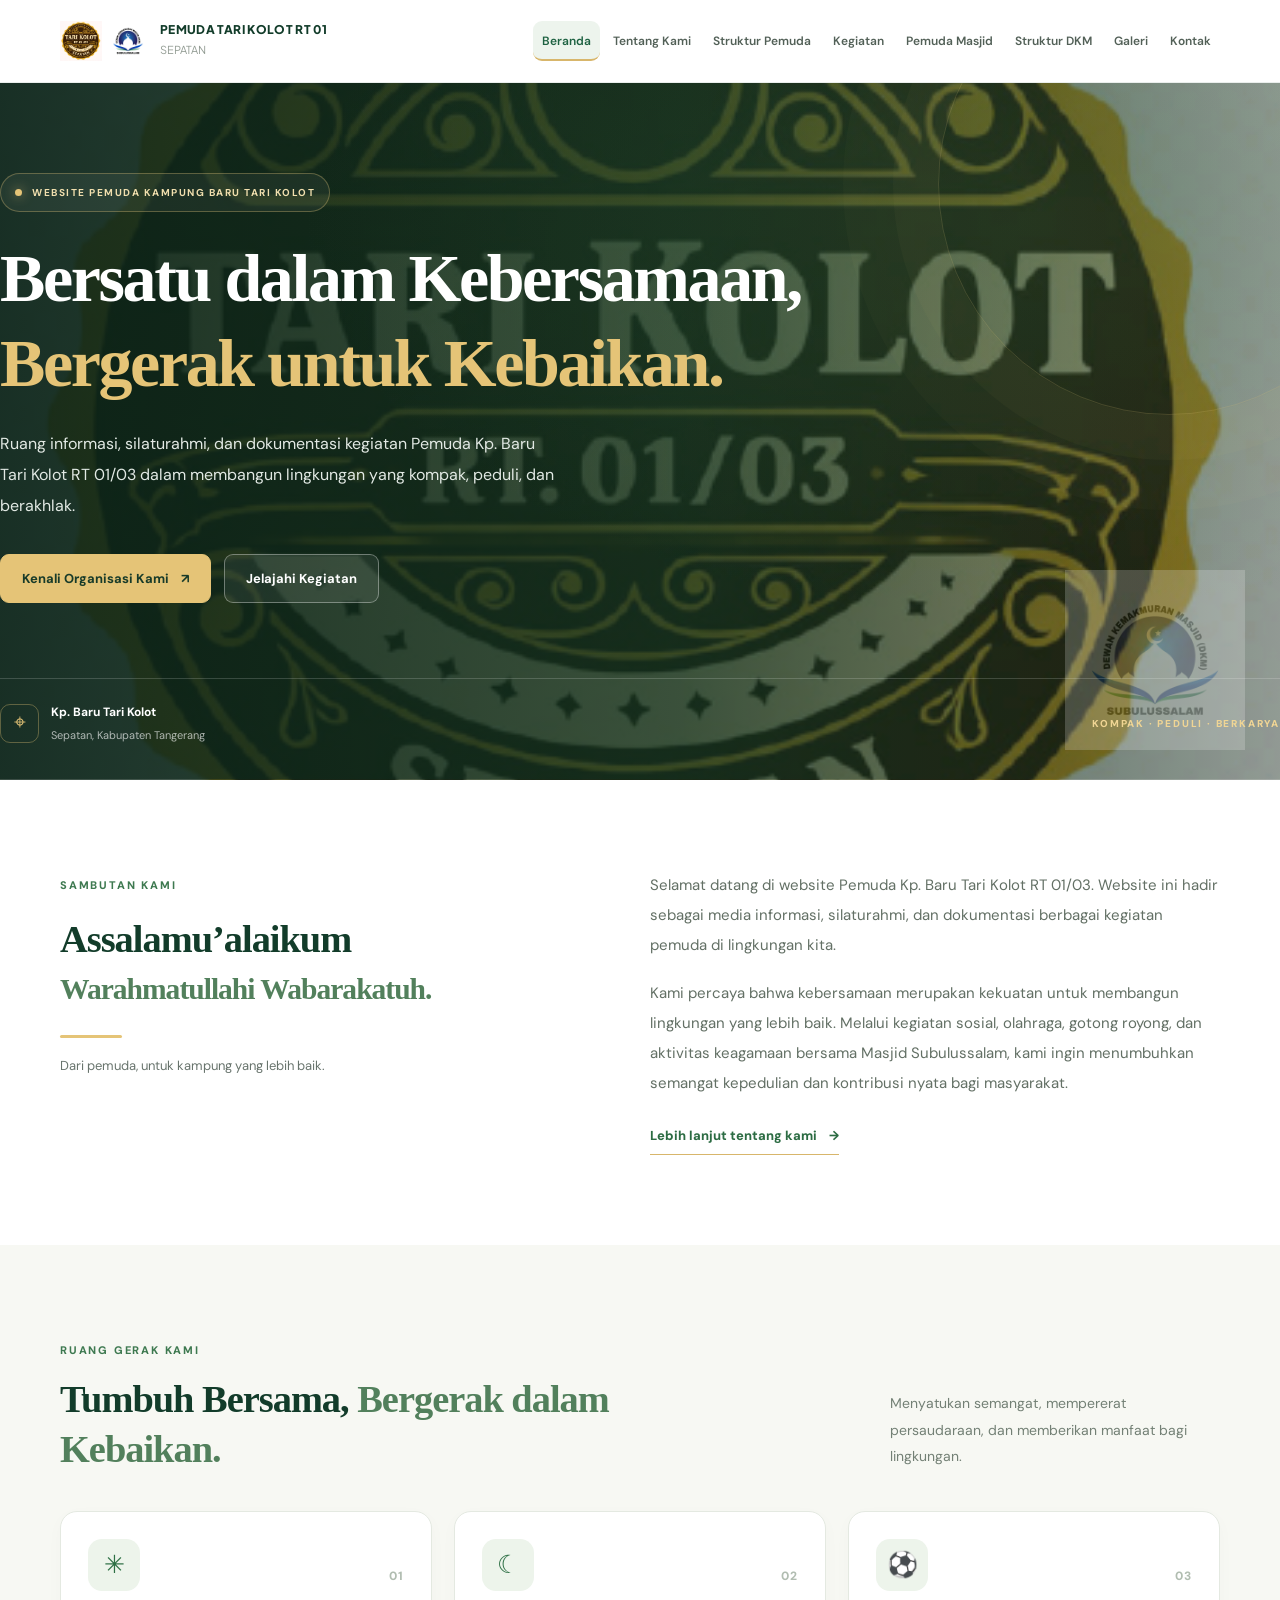
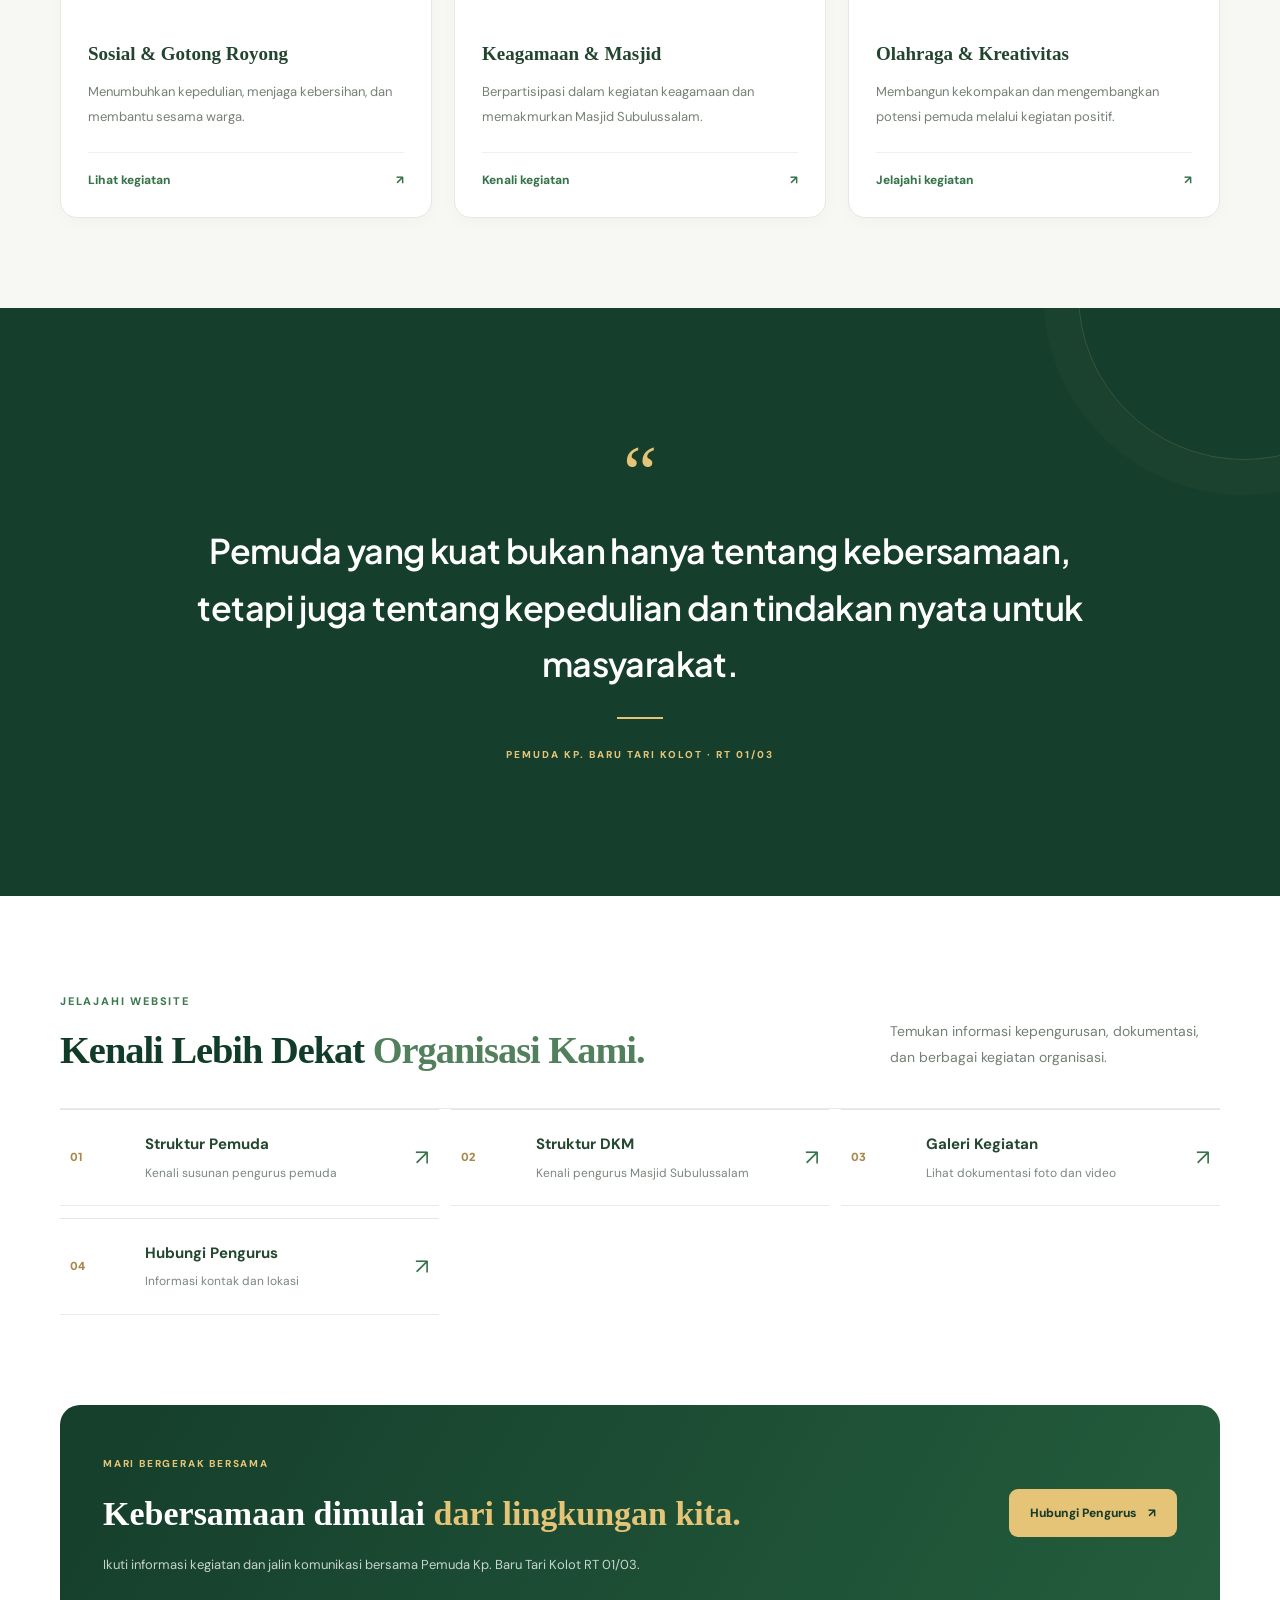
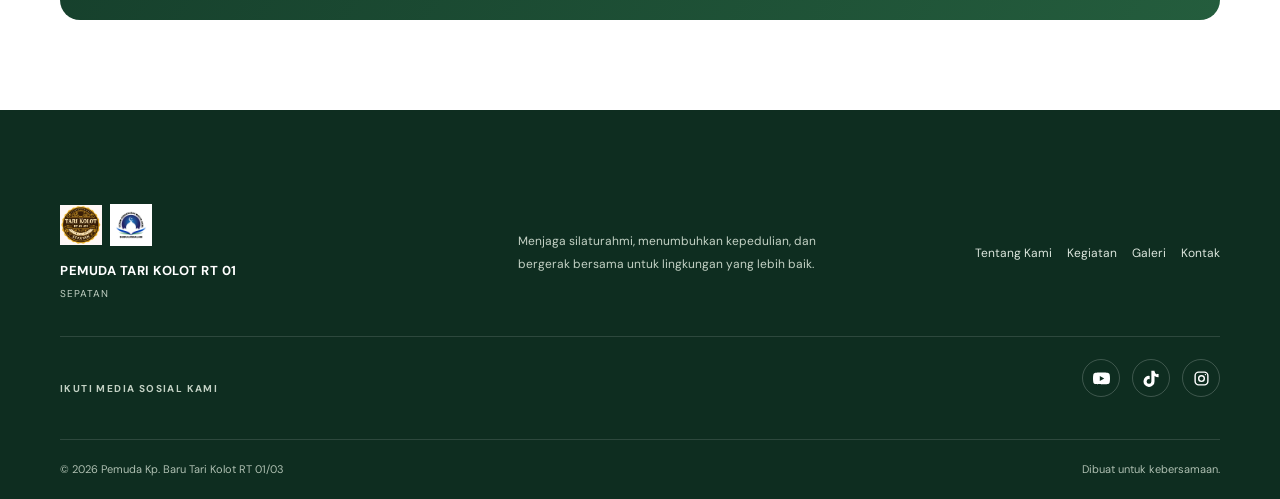
<file: index.html>
<!DOCTYPE html>
<html lang="id">
<head>
  <meta charset="UTF-8">
  <meta name="viewport" content="width=device-width, initial-scale=1.0">

  <meta name="theme-color" content="#123c2a">
  <meta name="description" content="Website Pemuda Kp. Baru Tari Kolot RT 01/03, Sepatan. Informasi kegiatan pemuda, kegiatan sosial, keagamaan, dan Masjid Subulussalam.">

  <title>Beranda | Pemuda Kp. Baru Tari Kolot</title>

  <link rel="preconnect" href="https://fonts.googleapis.com">
  <link rel="preconnect" href="https://fonts.gstatic.com" crossorigin>
  <link href="https://fonts.googleapis.com/css2?family=DM+Sans:wght@400;500;600;700;800&family=Plus+Jakarta+Sans:wght@400;500;600;700;800&display=swap" rel="stylesheet">

  <link rel="stylesheet" href="style.css">
  <script src="script.js" defer></script>
</head>

<body>

<!-- ================= HEADER ================= -->
<header class="site-header">
  <div class="container nav-wrap">

    <a href="index.html" class="logo" aria-label="Beranda Pemuda Tari Kolot">
      <div class="logo-images">
        <img src="images/logo-pemuda.png" alt="Logo Pemuda">
        <img src="images/logo-dkm.png" alt="Logo DKM Masjid Subulussalam">
      </div>

      <span class="logo-text">
        <strong>PEMUDA TARI KOLOT RT 01 </strong>
        <small>SEPATAN</small>
      </span>
    </a>

    <button
      class="menu-toggle"
      type="button"
      aria-label="Buka menu navigasi"
      aria-expanded="false">
      ☰
    </button>

    <nav class="main-nav" aria-label="Navigasi utama">
      <a class="active" href="index.html" aria-current="page">Beranda</a>
      <a href="tentang.html">Tentang Kami</a>
      <a href="struktur-pemuda.html">Struktur Pemuda</a>
      <a href="kegiatan.html">Kegiatan</a>
      <a href="pemuda-masjid.html">Pemuda Masjid</a>
      <a href="struktur-dkm.html">Struktur DKM</a>
      <a href="galeri.html">Galeri</a>
      <a href="kontak.html">Kontak</a>
    </nav>

  </div>
</header>

<main>

  <!-- ================= HERO ================= -->
  <section class="hero hero-modern">
    <div class="hero-overlay"></div>

    <div class="container hero-content">

      <div class="hero-badge">
        <span class="hero-badge-dot"></span>
        WEBSITE PEMUDA KAMPUNG BARU TARI KOLOT
      </div>

      <h1>
        Bersatu dalam Kebersamaan,
        <em>Bergerak untuk Kebaikan.</em>
      </h1>

      <p class="hero-description">
        Ruang informasi, silaturahmi, dan dokumentasi kegiatan
        Pemuda Kp. Baru Tari Kolot RT 01/03 dalam membangun
        lingkungan yang kompak, peduli, dan berakhlak.
      </p>

      <div class="hero-actions">
        <a class="btn btn-gold" href="tentang.html">
          Kenali Organisasi Kami <span>↗</span>
        </a>

        <a class="btn btn-outline" href="kegiatan.html">
          Jelajahi Kegiatan
        </a>
      </div>

      <div class="hero-bottom">
        <div class="hero-location">
          <span class="hero-location-icon">⌖</span>
          <span>
            <strong>Kp. Baru Tari Kolot</strong>
            <small>Sepatan, Kabupaten Tangerang</small>
          </span>
        </div>

        <div class="hero-motto">
          KOMPAK · PEDULI · BERKARYA
        </div>
      </div>

    </div>
  </section>

  <!-- ================= SAMBUTAN ================= -->
  <section class="section welcome-section">
    <div class="container welcome-grid">

      <div class="welcome-heading">
        <span class="section-tag">SAMBUTAN KAMI</span>

        <h2>
          Assalamu’alaikum
          <em>Warahmatullahi Wabarakatuh.</em>
        </h2>

        <div class="welcome-line"></div>

        <p class="welcome-small">
          Dari pemuda, untuk kampung yang lebih baik.
        </p>
      </div>

      <div class="welcome-content">
        <p>
          Selamat datang di website Pemuda Kp. Baru Tari Kolot
          RT 01/03. Website ini hadir sebagai media informasi,
          silaturahmi, dan dokumentasi berbagai kegiatan pemuda
          di lingkungan kita.
        </p>

        <p>
          Kami percaya bahwa kebersamaan merupakan kekuatan
          untuk membangun lingkungan yang lebih baik. Melalui
          kegiatan sosial, olahraga, gotong royong, dan aktivitas
          keagamaan bersama Masjid Subulussalam, kami ingin
          menumbuhkan semangat kepedulian dan kontribusi nyata
          bagi masyarakat.
        </p>

        <a class="text-link" href="tentang.html">
          Lebih lanjut tentang kami <span>→</span>
        </a>
      </div>

    </div>
  </section>

  <!-- ================= RUANG GERAK ================= -->
  <section class="section soft-section movement-section">
    <div class="container">

      <div class="section-heading movement-heading">
        <div>
          <span class="section-tag">RUANG GERAK KAMI</span>
          <h2>
            Tumbuh Bersama,
            <em>Bergerak dalam Kebaikan.</em>
          </h2>
        </div>

        <p>
          Menyatukan semangat, mempererat persaudaraan,
          dan memberikan manfaat bagi lingkungan.
        </p>
      </div>

      <div class="feature-grid modern-feature-grid">

        <a class="feature-card modern-feature" href="kegiatan.html">
          <div class="feature-top">
            <span class="feature-icon">✳</span>
            <span class="feature-number">01</span>
          </div>

          <h3>Sosial &amp; Gotong Royong</h3>

          <p>
            Menumbuhkan kepedulian, menjaga kebersihan,
            dan membantu sesama warga.
          </p>

          <span class="feature-link">
            Lihat kegiatan <span>↗</span>
          </span>
        </a>

        <a class="feature-card modern-feature" href="pemuda-masjid.html">
          <div class="feature-top">
            <span class="feature-icon">☾</span>
            <span class="feature-number">02</span>
          </div>

          <h3>Keagamaan &amp; Masjid</h3>

          <p>
            Berpartisipasi dalam kegiatan keagamaan
            dan memakmurkan Masjid Subulussalam.
          </p>

          <span class="feature-link">
            Kenali kegiatan <span>↗</span>
          </span>
        </a>

        <a class="feature-card modern-feature" href="kegiatan.html">
          <div class="feature-top">
            <span class="feature-icon">⚽</span>
            <span class="feature-number">03</span>
          </div>

          <h3>Olahraga &amp; Kreativitas</h3>

          <p>
            Membangun kekompakan dan mengembangkan
            potensi pemuda melalui kegiatan positif.
          </p>

          <span class="feature-link">
            Jelajahi kegiatan <span>↗</span>
          </span>
        </a>

      </div>
    </div>
  </section>

  <!-- ================= QUOTE ================= -->
  <section class="quote-band modern-quote">
    <div class="container quote-inner">

      <span class="quote-mark">“</span>

      <blockquote>
        Pemuda yang kuat bukan hanya tentang kebersamaan,
        tetapi juga tentang kepedulian dan tindakan nyata
        untuk masyarakat.
      </blockquote>

      <div class="quote-divider"></div>

      <span class="quote-caption">
        PEMUDA KP. BARU TARI KOLOT · RT 01/03
      </span>

    </div>
  </section>

  <!-- ================= JELAJAHI WEBSITE ================= -->
  <section class="section explore-section">
    <div class="container">

      <div class="section-heading explore-heading">
        <div>
          <span class="section-tag">JELAJAHI WEBSITE</span>
          <h2>
            Kenali Lebih Dekat
            <em>Organisasi Kami.</em>
          </h2>
        </div>

        <p>
          Temukan informasi kepengurusan, dokumentasi,
          dan berbagai kegiatan organisasi.
        </p>
      </div>

      <div class="quick-links modern-quick-links">

        <a href="struktur-pemuda.html">
          <span class="quick-number">01</span>

          <span class="quick-text">
            <b>Struktur Pemuda</b>
            <small>Kenali susunan pengurus pemuda</small>
          </span>

          <i>↗</i>
        </a>

        <a href="struktur-dkm.html">
          <span class="quick-number">02</span>

          <span class="quick-text">
            <b>Struktur DKM</b>
            <small>Kenali pengurus Masjid Subulussalam</small>
          </span>

          <i>↗</i>
        </a>

        <a href="galeri.html">
          <span class="quick-number">03</span>

          <span class="quick-text">
            <b>Galeri Kegiatan</b>
            <small>Lihat dokumentasi foto dan video</small>
          </span>

          <i>↗</i>
        </a>

        <a href="kontak.html">
          <span class="quick-number">04</span>

          <span class="quick-text">
            <b>Hubungi Pengurus</b>
            <small>Informasi kontak dan lokasi</small>
          </span>

          <i>↗</i>
        </a>

      </div>
    </div>
  </section>

  <!-- ================= CTA ================= -->
  <section class="section contact-cta-section">
    <div class="container">
      <div class="home-cta">

        <div class="home-cta-content">
          <span class="cta-eyebrow">MARI BERGERAK BERSAMA</span>

          <h2>
            Kebersamaan dimulai
            <em>dari lingkungan kita.</em>
          </h2>

          <p>
            Ikuti informasi kegiatan dan jalin komunikasi
            bersama Pemuda Kp. Baru Tari Kolot RT 01/03.
          </p>
        </div>

        <a class="btn btn-gold" href="kontak.html">
          Hubungi Pengurus <span>↗</span>
        </a>

      </div>
    </div>
  </section>

</main>

<!-- ================= FOOTER ================= -->
<footer class="site-footer modern-footer">

  <div class="container footer-main">

    <div class="footer-brand">
      <div class="footer-logo-pair">
        <img src="images/logo-pemuda.png" alt="Logo Pemuda">
        <img src="images/logo-dkm.png" alt="Logo DKM">
      </div>

      <b>PEMUDA TARI KOLOT RT 01</b>
      <small>SEPATAN</small>
    </div>

    <p>
      Menjaga silaturahmi, menumbuhkan kepedulian,
      dan bergerak bersama untuk lingkungan yang lebih baik.
    </p>

    <div class="footer-links">
      <a href="tentang.html">Tentang Kami</a>
      <a href="kegiatan.html">Kegiatan</a>
      <a href="galeri.html">Galeri</a>
      <a href="kontak.html">Kontak</a>
    </div>

  </div>

  <div class="container footer-social-wrap">

    <span class="footer-social-label">IKUTI MEDIA SOSIAL KAMI</span>

    <nav class="footer-social" aria-label="Media sosial">

      <a
        href="https://www.youtube.com/watch?v=2nIrlugtnVo"
        aria-label="YouTube"
        title="YouTube"
        target="_blank"
        rel="noopener noreferrer">

        <svg class="social-icon youtube-icon" viewBox="0 0 24 24" aria-hidden="true">
          <path d="M23.5 6.2a3 3 0 0 0-2.1-2.1C19.6 3.6 12 3.6 12 3.6s-7.6 0-9.4.5A3 3 0 0 0 .5 6.2 31 31 0 0 0 0 12a31 31 0 0 0 .5 5.8 3 3 0 0 0 2.1 2.1c1.8.5 9.4.5 9.4.5s7.6 0 9.4-.5a3 3 0 0 0 2.1-2.1A31 31 0 0 0 24 12a31 31 0 0 0-.5-5.8ZM9.6 15.6V8.4l6.3 3.6-6.3 3.6Z"/>
        </svg>
      </a>

      <a
        href="https://www.tiktok.com/@forumpemudatarikolot01?_r=1&amp;_t=ZS-9AVl7coIhM2"
        aria-label="TikTok"
        title="TikTok"
        target="_blank"
        rel="noopener noreferrer">

        <svg class="social-icon tiktok-icon" viewBox="0 0 24 24" aria-hidden="true">
          <path d="M19.6 6.2a5.4 5.4 0 0 1-3.3-4.6V1h-4.5v15.1a3.3 3.3 0 1 1-2.4-3.2V8.3a7.8 7.8 0 1 0 6.9 7.8V8.4a9.8 9.8 0 0 0 5.7 1.8V5.7c-.9 0-1.7-.2-2.4-.5Z"/>
        </svg>
      </a>

      <a
        href="https://www.instagram.com/forpetalot01?vrfl=MXNyYzRoOGN5czc0dw=="
        aria-label="Instagram"
        title="Instagram"
        target="_blank"
        rel="noopener noreferrer">

        <svg class="social-icon instagram-icon" viewBox="0 0 24 24" aria-hidden="true">
          <rect x="3" y="3" width="18" height="18" rx="5"/>
          <circle cx="12" cy="12" r="4"/>
          <circle class="instagram-dot" cx="17.5" cy="6.5" r="1"/>
        </svg>
      </a>

    </nav>
  </div>

  <div class="container footer-bottom">
    <span>
      © <span data-year></span>
      Pemuda Kp. Baru Tari Kolot RT 01/03
    </span>

    <span>Dibuat untuk kebersamaan.</span>
  </div>

</footer>

</body>
</html>
</file>
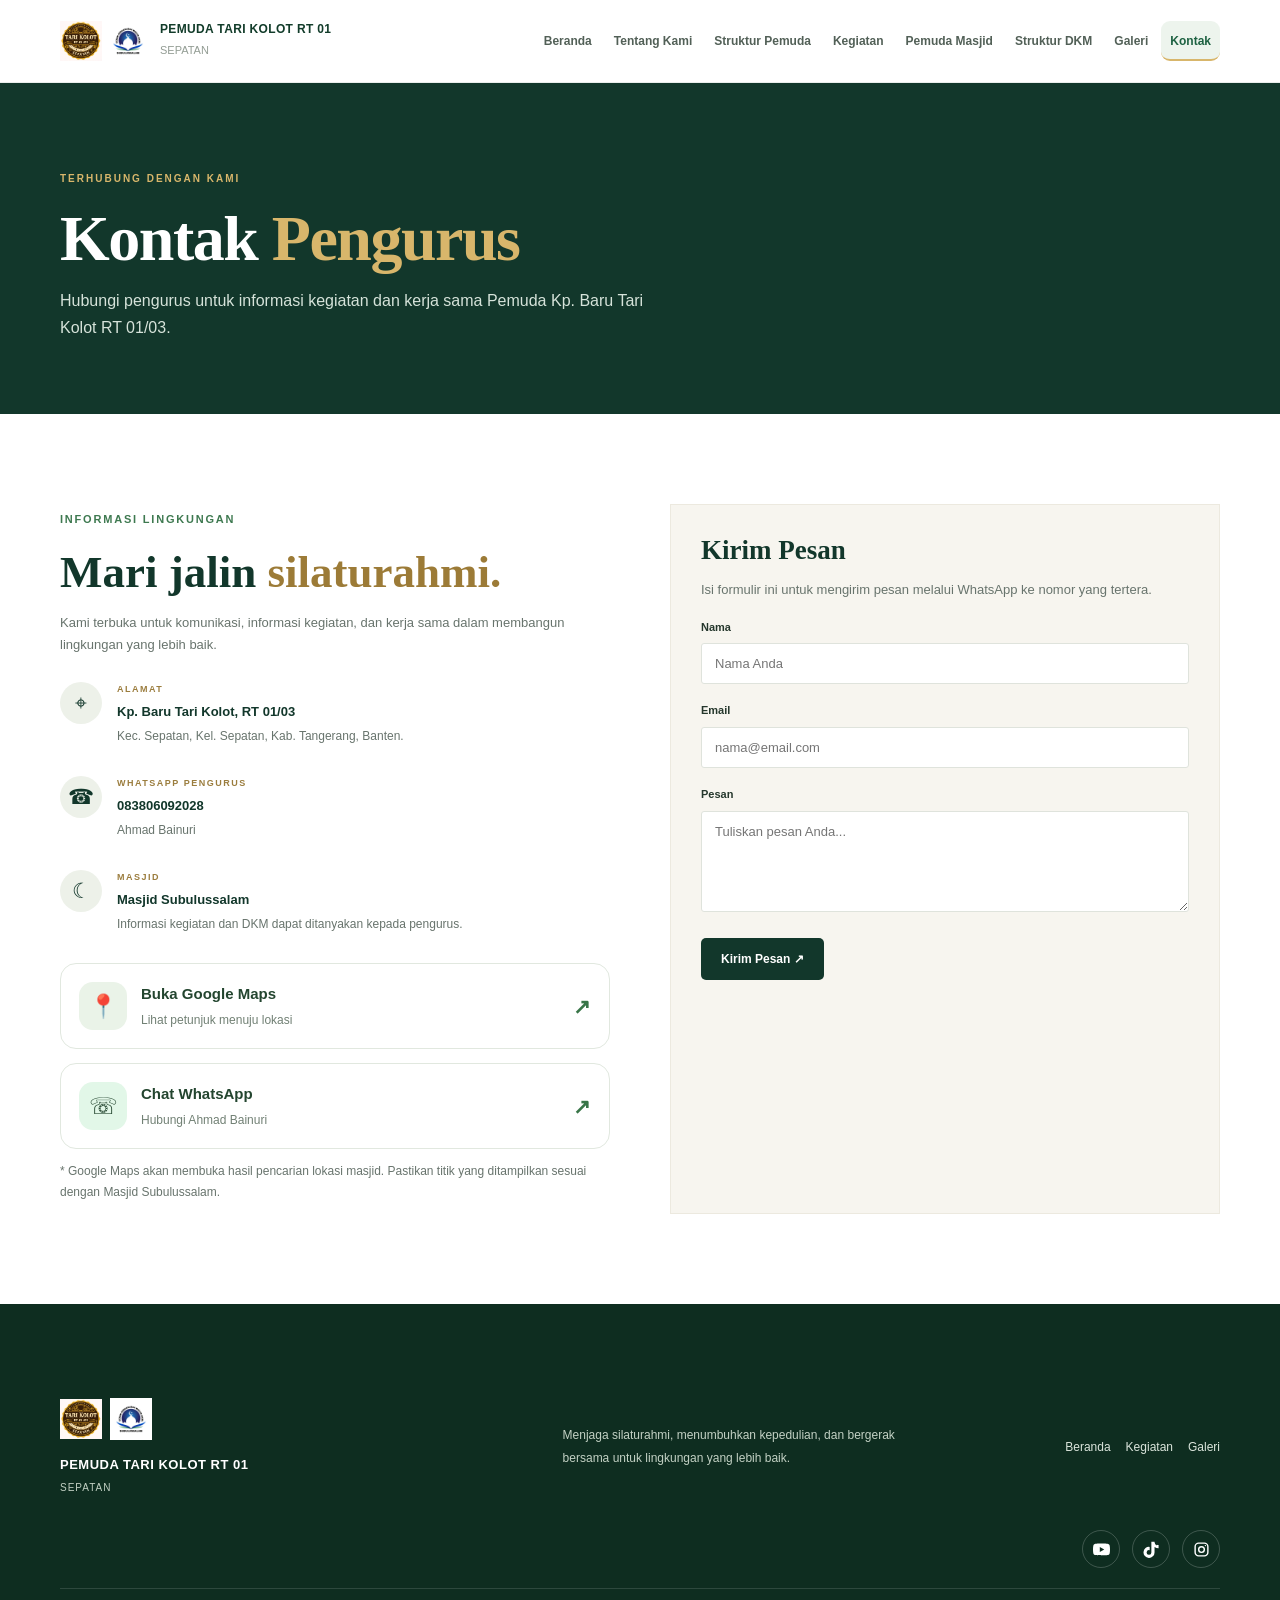
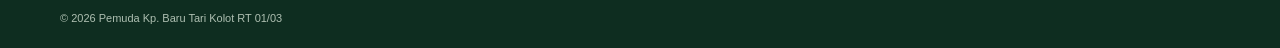
<file: kontak.html>
<!DOCTYPE html>
<html lang="id">
<head>
  <meta charset="UTF-8">
  <meta name="viewport" content="width=device-width, initial-scale=1.0">
  <meta name="description" content="Hubungi Pemuda Kp. Baru Tari Kolot RT 01/03 dan temukan lokasi Masjid Subulussalam.">
  <title>Kontak | Pemuda Kp. Baru Tari Kolot</title>
  <link rel="stylesheet" href="style.css">
  <script src="script.js" defer></script>
</head>

<body>

<!-- HEADER -->
<header class="site-header">
  <div class="container nav-wrap">

    <a href="index.html" class="logo">
      <div class="logo-images">
        <img src="images/logo-pemuda.png" alt="Logo Pemuda">
        <img src="images/logo-dkm.png" alt="Logo DKM Masjid Subulussalam">
      </div>

      <span class="logo-text">
        <strong>PEMUDA TARI KOLOT RT 01</strong>
        <small>SEPATAN</small>
      </span>
    </a>

    <button class="menu-toggle" aria-label="Buka menu">☰</button>

    <nav class="main-nav">
      <a href="index.html">Beranda</a>
      <a href="tentang.html">Tentang Kami</a>
      <a href="struktur-pemuda.html">Struktur Pemuda</a>
      <a href="kegiatan.html">Kegiatan</a>
      <a href="pemuda-masjid.html">Pemuda Masjid</a>
      <a href="struktur-dkm.html">Struktur DKM</a>
      <a href="galeri.html">Galeri</a>
      <a class="active" href="kontak.html">Kontak</a>
    </nav>

  </div>
</header>

<main>

  <!-- HERO -->
  <section class="page-hero">
    <div class="container">
      <span class="eyebrow">TERHUBUNG DENGAN KAMI</span>
      <h1>Kontak <em>Pengurus</em></h1>
      <p>
        Hubungi pengurus untuk informasi kegiatan dan kerja sama
        Pemuda Kp. Baru Tari Kolot RT 01/03.
      </p>
    </div>
  </section>

  <!-- INFORMASI KONTAK -->
  <section class="section">
    <div class="container contact-grid">

      <div class="contact-information">

        <span class="section-tag">INFORMASI LINGKUNGAN</span>
        <h2>Mari jalin <em>silaturahmi.</em></h2>

        <p class="muted">
          Kami terbuka untuk komunikasi, informasi kegiatan,
          dan kerja sama dalam membangun lingkungan yang lebih baik.
        </p>

        <!-- ALAMAT -->
        <div class="contact-detail">
          <span class="detail-icon">⌖</span>
          <div>
            <small>ALAMAT</small>
            <b>Kp. Baru Tari Kolot, RT 01/03</b>
            <p>Kec. Sepatan, Kel. Sepatan, Kab. Tangerang, Banten.</p>
          </div>
        </div>

        <!-- WHATSAPP -->
        <div class="contact-detail">
          <span class="detail-icon">☎</span>
          <div>
            <small>WHATSAPP PENGURUS</small>
            <b>083806092028</b>
            <p>Ahmad Bainuri</p>
          </div>
        </div>

        <!-- MASJID -->
        <div class="contact-detail">
          <span class="detail-icon">☾</span>
          <div>
            <small>MASJID</small>
            <b>Masjid Subulussalam</b>
            <p>
              Informasi kegiatan dan DKM dapat ditanyakan
              kepada pengurus.
            </p>
          </div>
        </div>

        <!-- TOMBOL NAVIGASI -->
        <div class="contact-navigation">

          <!-- GOOGLE MAPS -->
          <a
            href="https://maps.app.goo.gl/aHgEzqVfmXs4cnN18"
            class="contact-action maps-action"
            target="_blank"
            rel="noopener noreferrer">

            <span class="contact-action-icon">📍</span>

            <span class="contact-action-text">
              <strong>Buka Google Maps</strong>
              <small>Lihat petunjuk menuju lokasi</small>
            </span>

            <span class="contact-action-arrow">↗</span>
          </a>

          <!-- WHATSAPP -->
          <a
            href="https://wa.me/6283806092028?text=Assalamualaikum%2C%20saya%20ingin%20bertanya%20kepada%20pengurus%20Pemuda%20Kp.%20Baru%20Tari%20Kolot."
            class="contact-action whatsapp-action"
            target="_blank"
            rel="noopener noreferrer">

            <span class="contact-action-icon">☏</span>

            <span class="contact-action-text">
              <strong>Chat WhatsApp</strong>
              <small>Hubungi Ahmad Bainuri</small>
            </span>

            <span class="contact-action-arrow">↗</span>
          </a>

        </div>

        <p class="contact-hint">
          * Google Maps akan membuka hasil pencarian lokasi masjid.
          Pastikan titik yang ditampilkan sesuai dengan Masjid Subulussalam.
        </p>

      </div>

      <!-- FORMULIR PESAN -->
      <form class="contact-form" id="contactForm">

        <h3>Kirim Pesan</h3>

        <p class="muted">
          Isi formulir ini untuk mengirim pesan melalui WhatsApp ke nomor yang tertera.
        </p>

        <label for="nama">Nama</label>
        <input
          id="nama"
          name="nama"
          type="text"
          required
          placeholder="Nama Anda">

        <label for="email">Email</label>
        <input
          id="email"
          name="email"
          type="email"
          required
          placeholder="nama@email.com">

        <label for="pesan">Pesan</label>
        <textarea
          id="pesan"
          name="pesan"
          rows="5"
          required
          placeholder="Tuliskan pesan Anda..."></textarea>

        <button class="btn btn-dark" type="submit">
          Kirim Pesan ↗
        </button>

        <p class="form-note" id="formNote" aria-live="polite"></p>

      </form>

    </div>
  </section>

</main>

<!-- FOOTER -->
<footer class="site-footer modern-footer">
  <div class="container footer-main">

    <div class="footer-brand">
      <div class="footer-logo-pair">
        <img src="images/logo-pemuda.png" alt="Logo Pemuda">
        <img src="images/logo-dkm.png" alt="Logo DKM">
      </div>
      <b>PEMUDA TARI KOLOT RT 01</b>
      <small>SEPATAN</small>
    </div>

    <p>
      Menjaga silaturahmi, menumbuhkan kepedulian,
      dan bergerak bersama untuk lingkungan yang lebih baik.
    </p>

    <div class="footer-links">
      <a href="index.html">Beranda</a>
      <a href="kegiatan.html">Kegiatan</a>
      <a href="galeri.html">Galeri</a>
    </div>

  </div>

  <nav class="container footer-social" aria-label="Media sosial">
    <a href="https://www.youtube.com/watch?v=2nIrlugtnVo" aria-label="YouTube" title="YouTube" target="_blank" rel="noopener noreferrer"><svg class="social-icon youtube-icon" viewBox="0 0 24 24" aria-hidden="true"><path d="M23.5 6.2a3 3 0 0 0-2.1-2.1C19.6 3.6 12 3.6 12 3.6s-7.6 0-9.4.5A3 3 0 0 0 .5 6.2 31 31 0 0 0 0 12a31 31 0 0 0 .5 5.8 3 3 0 0 0 2.1 2.1c1.8.5 9.4.5 9.4.5s7.6 0 9.4-.5a3 3 0 0 0 2.1-2.1A31 31 0 0 0 24 12a31 31 0 0 0-.5-5.8ZM9.6 15.6V8.4l6.3 3.6-6.3 3.6Z"/></svg></a>
    <a href="https://www.tiktok.com/@forumpemudatarikolot01?_r=1&amp;_t=ZS-9AVl7coIhM2" aria-label="TikTok" title="TikTok" target="_blank" rel="noopener noreferrer"><svg class="social-icon tiktok-icon" viewBox="0 0 24 24" aria-hidden="true"><path d="M19.6 6.2a5.4 5.4 0 0 1-3.3-4.6V1h-4.5v15.1a3.3 3.3 0 1 1-2.4-3.2V8.3a7.8 7.8 0 1 0 6.9 7.8V8.4a9.8 9.8 0 0 0 5.7 1.8V5.7c-.9 0-1.7-.2-2.4-.5Z"/></svg></a>
    <a href="https://www.instagram.com/forpetalot01?vrfl=MXNyYzRoOGN5czc0dw==" aria-label="Instagram" title="Instagram" target="_blank" rel="noopener noreferrer"><svg class="social-icon instagram-icon" viewBox="0 0 24 24" aria-hidden="true"><rect x="3" y="3" width="18" height="18" rx="5"/><circle cx="12" cy="12" r="4"/><circle class="instagram-dot" cx="17.5" cy="6.5" r="1"/></svg></a>
  </nav>

  <div class="container footer-bottom">
    <span>
      © <span data-year></span>
      Pemuda Kp. Baru Tari Kolot RT 01/03
    </span>
  </div>
</footer>

</body>
</html>
</file>
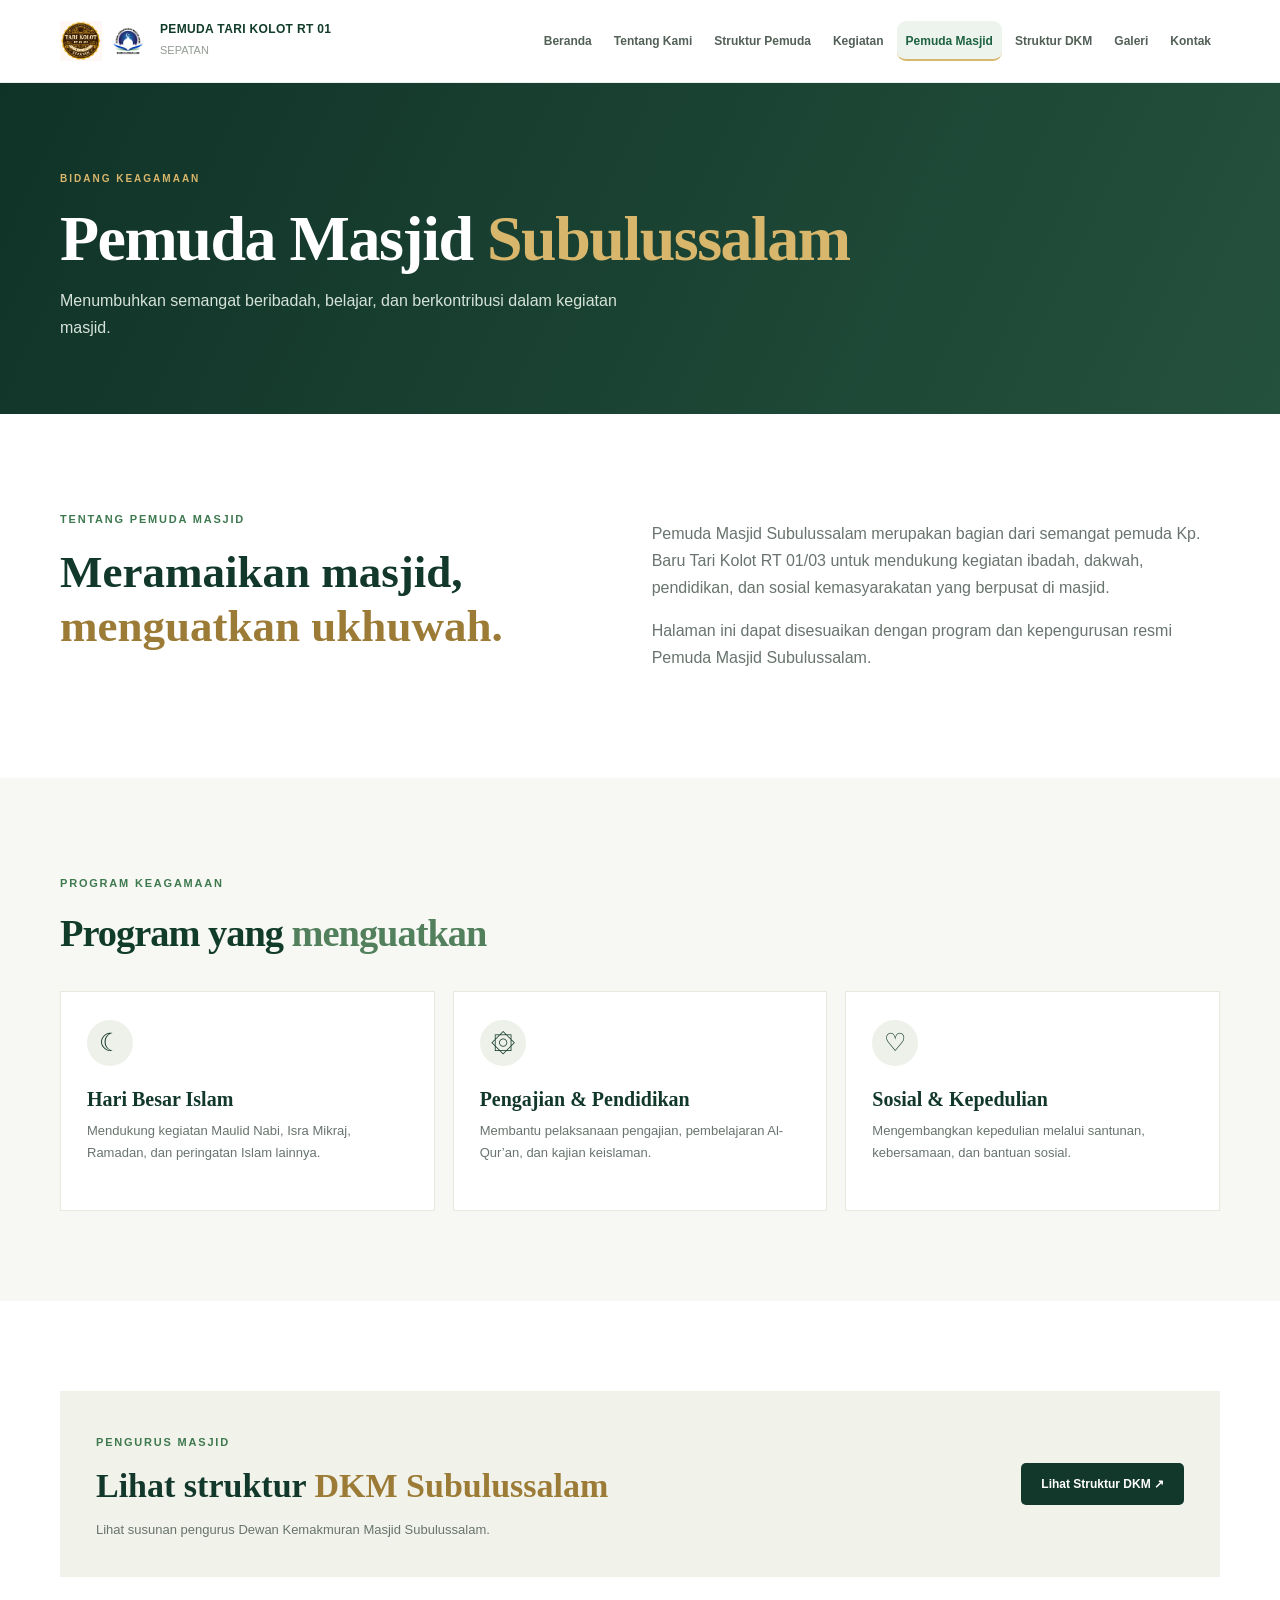
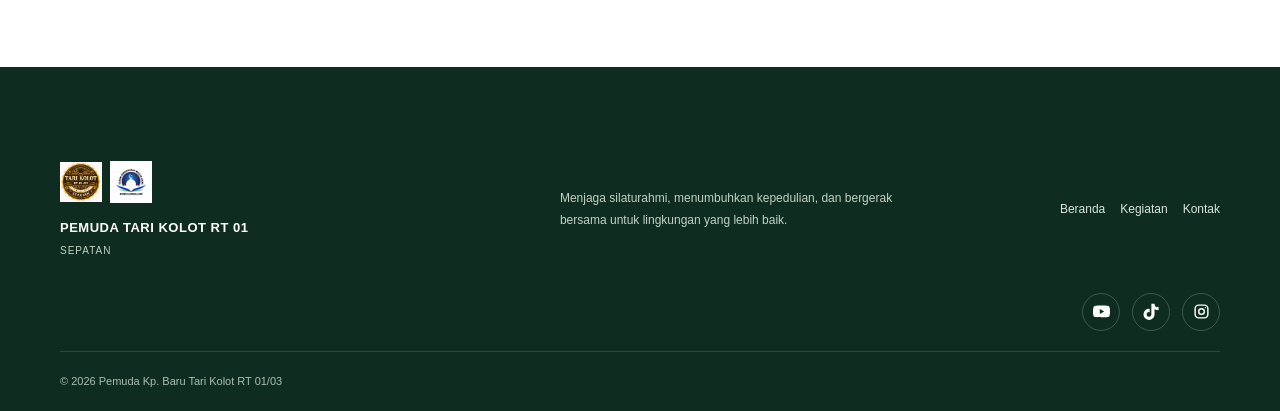
<file: pemuda-masjid.html>
<!DOCTYPE html>
<html lang="id">
<head>
  <meta charset="UTF-8">
  <meta name="viewport" content="width=device-width, initial-scale=1.0">
  <title>Pemuda Masjid | Kp. Baru Tari Kolot</title>
  <link rel="stylesheet" href="style.css">
  <script src="script.js" defer></script>
</head>
<body>
<header class="site-header"><div class="container nav-wrap">
 

<a href="index.html" class="logo">
    <div class="logo-images">
        <img src="images/logo-pemuda.png"
             alt="Logo Pemuda">

        <img src="images/logo-dkm.png"
             alt="Logo DKM Masjid Subulussalam">
    </div>

    <span class="logo-text">
        <strong>PEMUDA TARI KOLOT RT 01</strong>
        <small>SEPATAN</small>
    </span>
</a>


  <button class="menu-toggle" aria-label="Buka menu">☰</button>
  <nav class="main-nav">
    <a href="index.html">Beranda</a><a href="tentang.html">Tentang Kami</a>
    <a href="struktur-pemuda.html">Struktur Pemuda</a><a href="kegiatan.html">Kegiatan</a>
    <a class="active" href="pemuda-masjid.html">Pemuda Masjid</a><a href="struktur-dkm.html">Struktur DKM</a>
    <a href="galeri.html">Galeri</a><a href="kontak.html">Kontak</a>
  </nav>
</div></header>

<main>
  <section class="page-hero mosque-hero"><div class="container">
    <span class="eyebrow">BIDANG KEAGAMAAN</span>
    <h1>Pemuda Masjid <em>Subulussalam</em></h1>
    <p>Menumbuhkan semangat beribadah, belajar, dan berkontribusi dalam kegiatan masjid.</p>
  </div></section>

  <section class="section"><div class="container two-col">
    <div><span class="section-tag">TENTANG PEMUDA MASJID</span><h2>Meramaikan masjid,<br><em>menguatkan ukhuwah.</em></h2></div>
    <div>
      <p>Pemuda Masjid Subulussalam merupakan bagian dari semangat pemuda Kp. Baru Tari Kolot RT 01/03 untuk mendukung kegiatan ibadah, dakwah, pendidikan, dan sosial kemasyarakatan yang berpusat di masjid.</p>
      <p>Halaman ini dapat disesuaikan dengan program dan kepengurusan resmi Pemuda Masjid Subulussalam.</p>
    </div>
  </div></section>

  <section class="section soft-section"><div class="container">
    <div class="section-heading"><div><span class="section-tag">PROGRAM KEAGAMAAN</span><h2>Program yang <em>menguatkan</em></h2></div></div>
    <div class="feature-grid">
      <article class="feature-card"><div class="feature-icon">☾</div><h3>Hari Besar Islam</h3><p>Mendukung kegiatan Maulid Nabi, Isra Mikraj, Ramadan, dan peringatan Islam lainnya.</p></article>
      <article class="feature-card"><div class="feature-icon">۞</div><h3>Pengajian & Pendidikan</h3><p>Membantu pelaksanaan pengajian, pembelajaran Al-Qur’an, dan kajian keislaman.</p></article>
      <article class="feature-card"><div class="feature-icon">♡</div><h3>Sosial & Kepedulian</h3><p>Mengembangkan kepedulian melalui santunan, kebersamaan, dan bantuan sosial.</p></article>
    </div>
  </div></section>

  <section class="section"><div class="container callout">
    <div><span class="section-tag">PENGURUS MASJID</span><h2>Lihat struktur <em>DKM Subulussalam</em></h2><p>Lihat susunan pengurus Dewan Kemakmuran Masjid Subulussalam.</p></div>
    <a class="btn btn-dark" href="struktur-dkm.html">Lihat Struktur DKM ↗</a>
  </div></section>
</main>

<footer class="site-footer modern-footer"><div class="container footer-main">
  <div class="footer-brand">
    <div class="footer-logo-pair">
      <img src="images/logo-pemuda.png" alt="Logo Pemuda">
      <img src="images/logo-dkm.png" alt="Logo DKM">
    </div>
    <b>PEMUDA TARI KOLOT RT 01</b><small>SEPATAN</small>
  </div>
  <p>Menjaga silaturahmi, menumbuhkan kepedulian, dan bergerak bersama untuk lingkungan yang lebih baik.</p>
  <div class="footer-links"><a href="index.html">Beranda</a><a href="kegiatan.html">Kegiatan</a><a href="kontak.html">Kontak</a></div>
</div><nav class="container footer-social" aria-label="Media sosial">
  <a href="https://www.youtube.com/watch?v=2nIrlugtnVo" aria-label="YouTube" title="YouTube" target="_blank" rel="noopener noreferrer"><svg class="social-icon youtube-icon" viewBox="0 0 24 24" aria-hidden="true"><path d="M23.5 6.2a3 3 0 0 0-2.1-2.1C19.6 3.6 12 3.6 12 3.6s-7.6 0-9.4.5A3 3 0 0 0 .5 6.2 31 31 0 0 0 0 12a31 31 0 0 0 .5 5.8 3 3 0 0 0 2.1 2.1c1.8.5 9.4.5 9.4.5s7.6 0 9.4-.5a3 3 0 0 0 2.1-2.1A31 31 0 0 0 24 12a31 31 0 0 0-.5-5.8ZM9.6 15.6V8.4l6.3 3.6-6.3 3.6Z"/></svg></a>
  <a href="https://www.tiktok.com/@forumpemudatarikolot01?_r=1&amp;_t=ZS-9AVl7coIhM2" aria-label="TikTok" title="TikTok" target="_blank" rel="noopener noreferrer"><svg class="social-icon tiktok-icon" viewBox="0 0 24 24" aria-hidden="true"><path d="M19.6 6.2a5.4 5.4 0 0 1-3.3-4.6V1h-4.5v15.1a3.3 3.3 0 1 1-2.4-3.2V8.3a7.8 7.8 0 1 0 6.9 7.8V8.4a9.8 9.8 0 0 0 5.7 1.8V5.7c-.9 0-1.7-.2-2.4-.5Z"/></svg></a>
  <a href="https://www.instagram.com/forpetalot01?vrfl=MXNyYzRoOGN5czc0dw==" aria-label="Instagram" title="Instagram" target="_blank" rel="noopener noreferrer"><svg class="social-icon instagram-icon" viewBox="0 0 24 24" aria-hidden="true"><rect x="3" y="3" width="18" height="18" rx="5"/><circle cx="12" cy="12" r="4"/><circle class="instagram-dot" cx="17.5" cy="6.5" r="1"/></svg></a>
</nav><div class="container footer-bottom"><span>© <span data-year></span> Pemuda Kp. Baru Tari Kolot RT 01/03</span></div></footer>
</body>
</html>
</file>
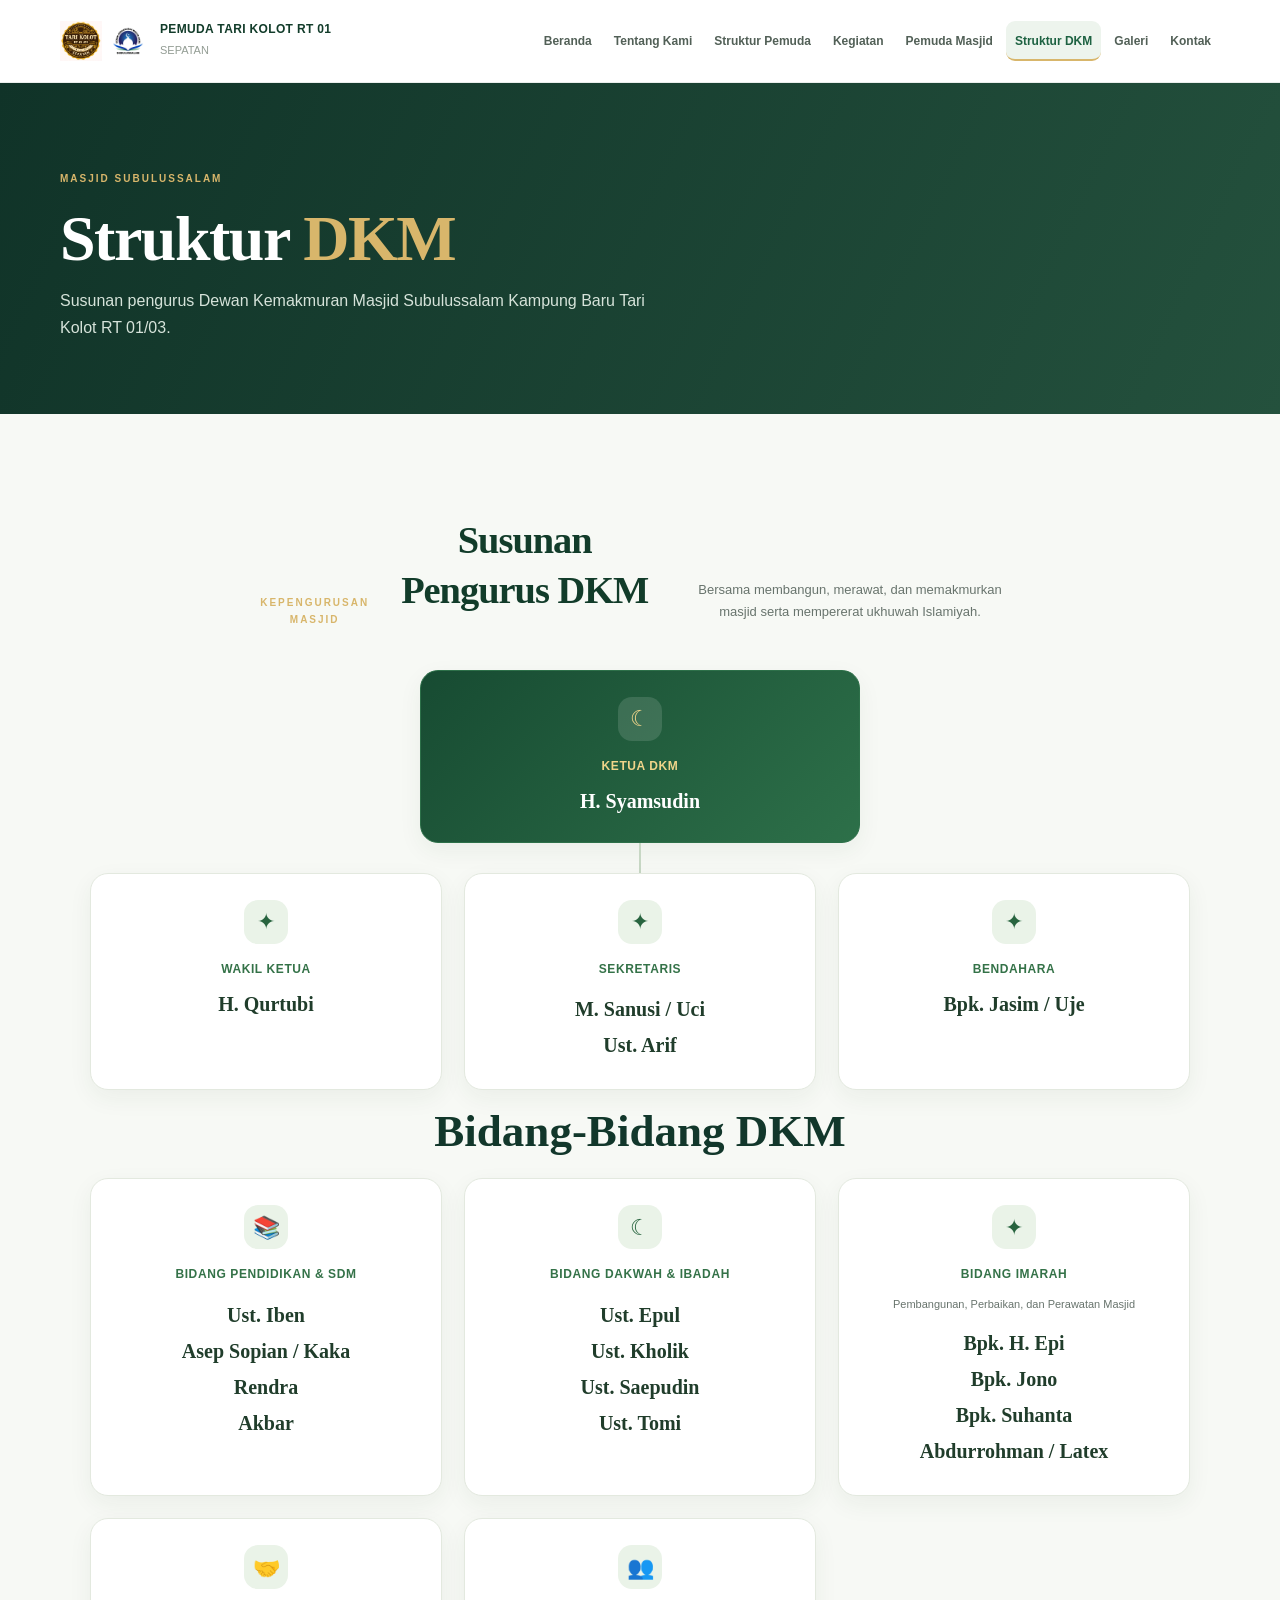
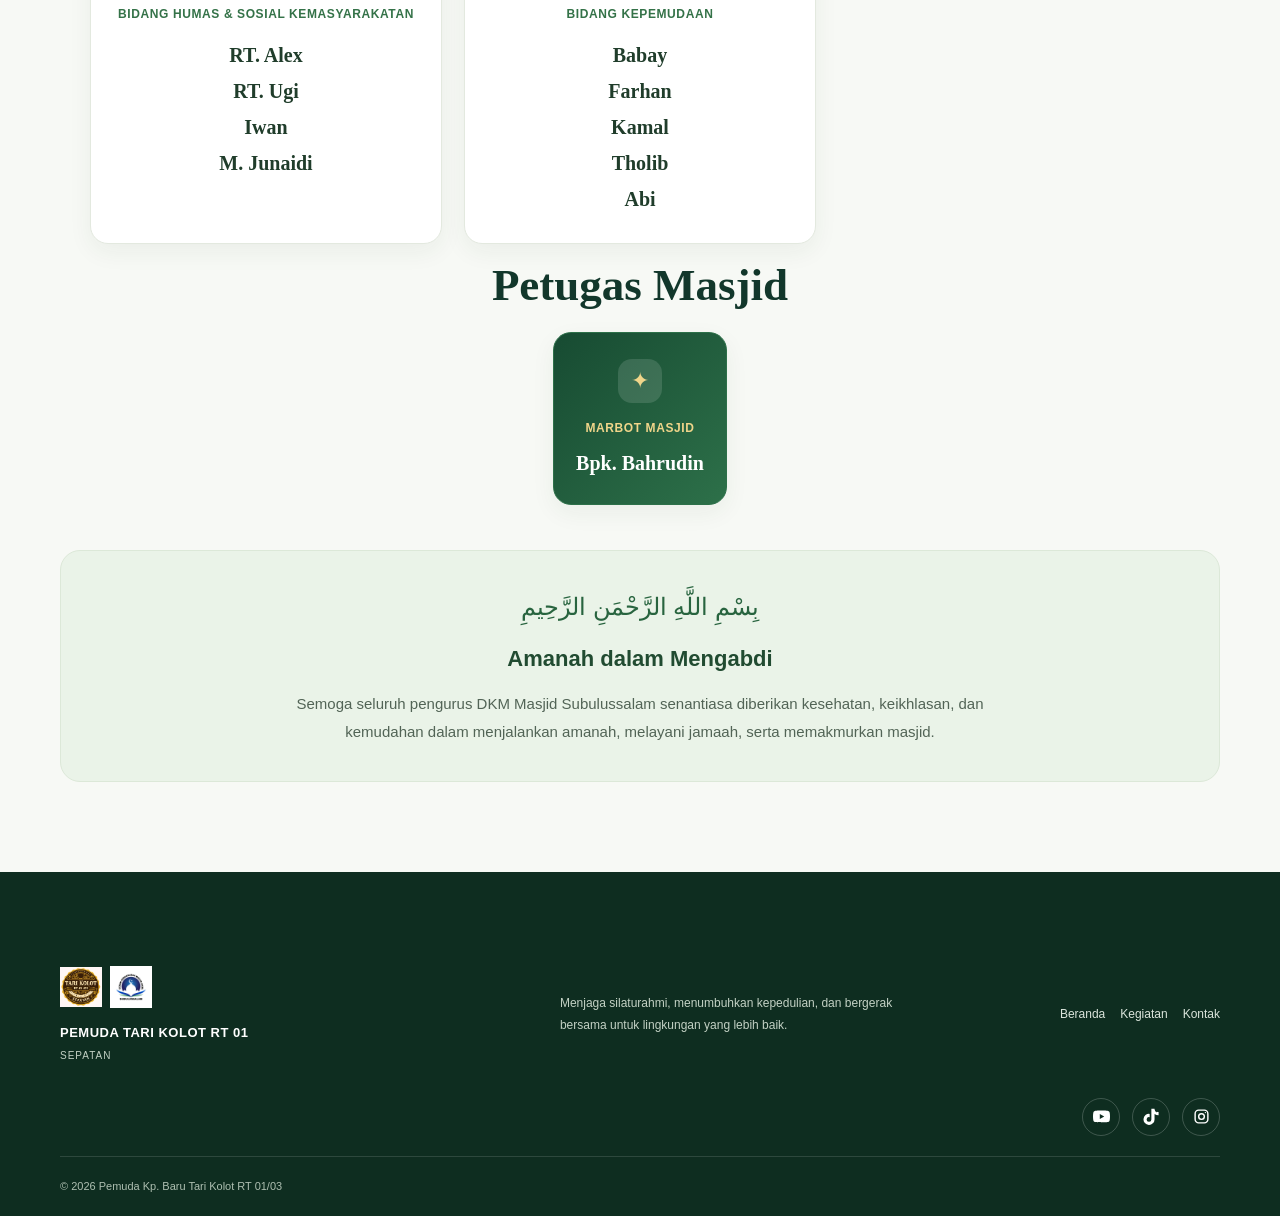
<file: struktur-dkm.html>
<!DOCTYPE html>
<html lang="id">
<head>
  <meta charset="UTF-8">
  <meta name="viewport" content="width=device-width, initial-scale=1.0">
  <meta name="description" content="Struktur pengurus DKM Masjid Subulussalam, Kampung Baru Tari Kolot RT 01/03.">
  <title>Struktur DKM | Masjid Subulussalam</title>
  <link rel="stylesheet" href="style.css">
  <script src="script.js" defer></script>
</head>

<body>

<header class="site-header">
  <div class="container nav-wrap">

    <a href="index.html" class="logo">
      <div class="logo-images">
        <img src="images/logo-pemuda.png" alt="Logo Pemuda">
        <img src="images/logo-dkm.png" alt="Logo DKM Masjid Subulussalam">
      </div>

      <span class="logo-text">
        <strong>PEMUDA TARI KOLOT RT 01</strong>
        <small>SEPATAN</small>
      </span>
    </a>

    <button class="menu-toggle" aria-label="Buka menu">☰</button>

    <nav class="main-nav">
      <a href="index.html">Beranda</a>
      <a href="tentang.html">Tentang Kami</a>
      <a href="struktur-pemuda.html">Struktur Pemuda</a>
      <a href="kegiatan.html">Kegiatan</a>
      <a href="pemuda-masjid.html">Pemuda Masjid</a>
      <a class="active" href="struktur-dkm.html">Struktur DKM</a>
      <a href="galeri.html">Galeri</a>
      <a href="kontak.html">Kontak</a>
    </nav>

  </div>
</header>

<main>

  <!-- HERO -->
  <section class="page-hero mosque-hero">
    <div class="container">
      <span class="eyebrow">MASJID SUBULUSSALAM</span>
      <h1>Struktur <em>DKM</em></h1>
      <p>
        Susunan pengurus Dewan Kemakmuran Masjid Subulussalam
        Kampung Baru Tari Kolot RT 01/03.
      </p>
    </div>
  </section>

  <!-- STRUKTUR PENGURUS DKM -->
  <section class="section dkm-structure">
    <div class="container">

      <div class="section-heading">
        <span class="eyebrow">KEPENGURUSAN MASJID</span>
        <h2>Susunan Pengurus DKM</h2>
        <p>
          Bersama membangun, merawat, dan memakmurkan masjid
          serta mempererat ukhuwah Islamiyah.
        </p>
      </div>

      <div class="org-chart">

        <!-- KETUA DKM -->
        <div class="person-card principal">
          <span class="person-icon">☾</span>
          <small>KETUA DKM</small>
          <h3>H. Syamsudin</h3>
        </div>

        <div class="chart-connector"></div>

        <!-- WAKIL, SEKRETARIS, BENDAHARA -->
        <div class="people-grid">

          <div class="person-card">
            <span class="person-icon">✦</span>
            <small>WAKIL KETUA</small>
            <h3>H. Qurtubi</h3>
          </div>

          <div class="person-card">
            <span class="person-icon">✦</span>
            <small>SEKRETARIS</small>
            <ul>
              <li>M. Sanusi / Uci</li>
              <li>Ust. Arif</li>
            </ul>
          </div>

          <div class="person-card">
            <span class="person-icon">✦</span>
            <small>BENDAHARA</small>
            <h3>Bpk. Jasim / Uje</h3>
          </div>

        </div>

        <!-- BIDANG DKM -->
        <h2 class="subheading">Bidang-Bidang DKM</h2>

        <div class="people-grid">

          <!-- PENDIDIKAN DAN SDM -->
          <div class="person-card">
            <span class="person-icon">📚</span>
            <small>BIDANG PENDIDIKAN &amp; SDM</small>
            <ul>
              <li>Ust. Iben</li>
              <li>Asep Sopian / Kaka</li>
              <li>Rendra</li>
              <li>Akbar</li>
            </ul>
          </div>

          <!-- DAKWAH DAN IBADAH -->
          <div class="person-card">
            <span class="person-icon">☾</span>
            <small>BIDANG DAKWAH &amp; IBADAH</small>
            <ul>
              <li>Ust. Epul</li>
              <li>Ust. Kholik</li>
              <li>Ust. Saepudin</li>
              <li>Ust. Tomi</li>
            </ul>
          </div>

          <!-- IMARAH -->
          <div class="person-card">
            <span class="person-icon">✦</span>
            <small>BIDANG IMARAH</small>
            <p class="field-description">
              Pembangunan, Perbaikan, dan Perawatan Masjid
            </p>
            <ul>
              <li>Bpk. H. Epi</li>
              <li>Bpk. Jono</li>
              <li>Bpk. Suhanta</li>
              <li>Abdurrohman / Latex</li>
            </ul>
          </div>

          <!-- HUMAS DAN SOSIAL -->
          <div class="person-card">
            <span class="person-icon">🤝</span>
            <small>BIDANG HUMAS &amp; SOSIAL KEMASYARAKATAN</small>
            <ul>
              <li>RT. Alex</li>
              <li>RT. Ugi</li>
              <li>Iwan</li>
              <li>M. Junaidi</li>
            </ul>
          </div>

          <!-- KEPEMUDAAN -->
          <div class="person-card">
            <span class="person-icon">👥</span>
            <small>BIDANG KEPEMUDAAN</small>
            <ul>
              <li>Babay</li>
              <li>Farhan</li>
              <li>Kamal</li>
              <li>Tholib</li>
              <li>Abi</li>
            </ul>
          </div>

        </div>

        <!-- MARBOT -->
        <h2 class="subheading">Petugas Masjid</h2>

        <div class="people-grid marbot-grid">
          <div class="person-card principal">
            <span class="person-icon">✦</span>
            <small>MARBOT MASJID</small>
            <h3>Bpk. Bahrudin</h3>
          </div>
        </div>

      </div>

      <!-- PENUTUP -->
      <div class="dkm-closing">
        <span class="closing-symbol">بِسْمِ اللَّهِ الرَّحْمَنِ الرَّحِيمِ</span>
        <h3>Amanah dalam Mengabdi</h3>
        <p>
          Semoga seluruh pengurus DKM Masjid Subulussalam
          senantiasa diberikan kesehatan, keikhlasan, dan
          kemudahan dalam menjalankan amanah, melayani jamaah,
          serta memakmurkan masjid.
        </p>
      </div>

    </div>
  </section>

</main>

<!-- FOOTER -->
<footer class="site-footer modern-footer">
  <div class="container footer-main">

    <div class="footer-brand">
      <div class="footer-logo-pair">
        <img src="images/logo-pemuda.png" alt="Logo Pemuda">
        <img src="images/logo-dkm.png" alt="Logo DKM">
      </div>
      <b>PEMUDA TARI KOLOT RT 01</b>
      <small>SEPATAN</small>
    </div>

    <p>
      Menjaga silaturahmi, menumbuhkan kepedulian,
      dan bergerak bersama untuk lingkungan yang lebih baik.
    </p>

    <div class="footer-links">
      <a href="index.html">Beranda</a>
      <a href="kegiatan.html">Kegiatan</a>
      <a href="kontak.html">Kontak</a>
    </div>

  </div>

  <nav class="container footer-social" aria-label="Media sosial">
    <a href="https://www.youtube.com/watch?v=2nIrlugtnVo" aria-label="YouTube" title="YouTube" target="_blank" rel="noopener noreferrer"><svg class="social-icon youtube-icon" viewBox="0 0 24 24" aria-hidden="true"><path d="M23.5 6.2a3 3 0 0 0-2.1-2.1C19.6 3.6 12 3.6 12 3.6s-7.6 0-9.4.5A3 3 0 0 0 .5 6.2 31 31 0 0 0 0 12a31 31 0 0 0 .5 5.8 3 3 0 0 0 2.1 2.1c1.8.5 9.4.5 9.4.5s7.6 0 9.4-.5a3 3 0 0 0 2.1-2.1A31 31 0 0 0 24 12a31 31 0 0 0-.5-5.8ZM9.6 15.6V8.4l6.3 3.6-6.3 3.6Z"/></svg></a>
    <a href="https://www.tiktok.com/@forumpemudatarikolot01?_r=1&amp;_t=ZS-9AVl7coIhM2" aria-label="TikTok" title="TikTok" target="_blank" rel="noopener noreferrer"><svg class="social-icon tiktok-icon" viewBox="0 0 24 24" aria-hidden="true"><path d="M19.6 6.2a5.4 5.4 0 0 1-3.3-4.6V1h-4.5v15.1a3.3 3.3 0 1 1-2.4-3.2V8.3a7.8 7.8 0 1 0 6.9 7.8V8.4a9.8 9.8 0 0 0 5.7 1.8V5.7c-.9 0-1.7-.2-2.4-.5Z"/></svg></a>
    <a href="https://www.instagram.com/forpetalot01?vrfl=MXNyYzRoOGN5czc0dw==" aria-label="Instagram" title="Instagram" target="_blank" rel="noopener noreferrer"><svg class="social-icon instagram-icon" viewBox="0 0 24 24" aria-hidden="true"><rect x="3" y="3" width="18" height="18" rx="5"/><circle cx="12" cy="12" r="4"/><circle class="instagram-dot" cx="17.5" cy="6.5" r="1"/></svg></a>
  </nav>

  <div class="container footer-bottom">
    <span>
      © <span data-year></span>
      Pemuda Kp. Baru Tari Kolot RT 01/03
    </span>
  </div>
</footer>

</body>
</html>
</file>
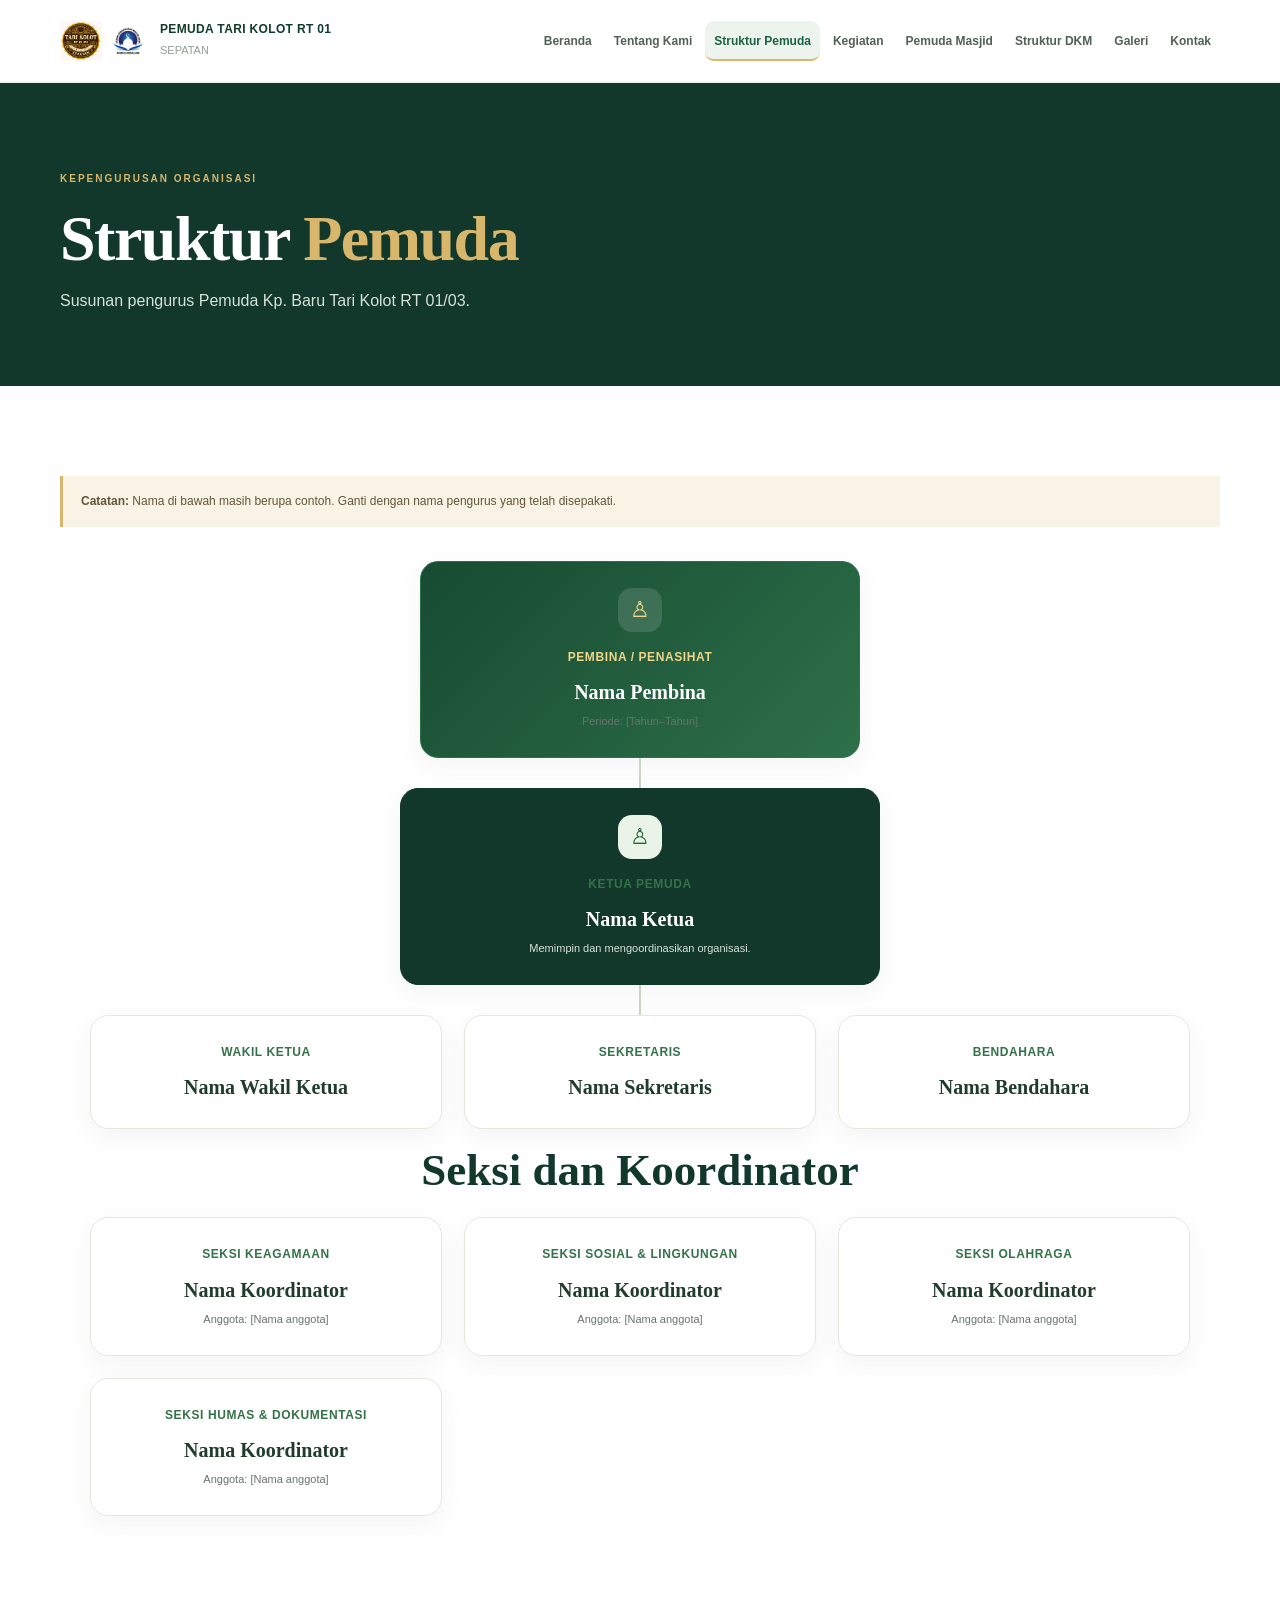
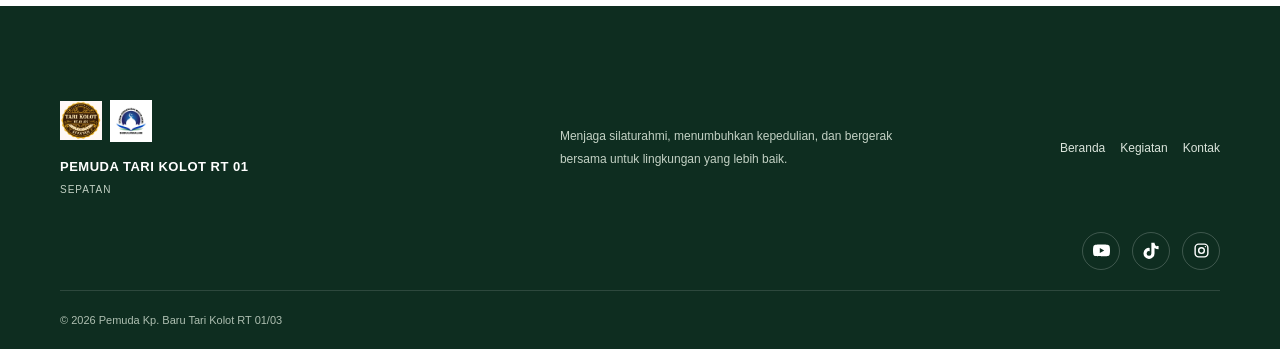
<file: struktur-pemuda.html>
<!DOCTYPE html>
<html lang="id">
<head>
  <meta charset="UTF-8">
  <meta name="viewport" content="width=device-width, initial-scale=1.0">
  <title>Struktur Pemuda | Kp. Baru Tari Kolot</title>
  <link rel="stylesheet" href="style.css">
  <script src="script.js" defer></script>
</head>
<body>
<header class="site-header"><div class="container nav-wrap">
  

<a href="index.html" class="logo">
    <div class="logo-images">
        <img src="images/logo-pemuda.png"
             alt="Logo Pemuda">

        <img src="images/logo-dkm.png"
             alt="Logo DKM Masjid Subulussalam">
    </div>

    <span class="logo-text">
        <strong>PEMUDA TARI KOLOT RT 01</strong>
        <small>SEPATAN</small>
    </span>
</a>


  <button class="menu-toggle" aria-label="Buka menu">☰</button>
  <nav class="main-nav">
    <a href="index.html">Beranda</a><a href="tentang.html">Tentang Kami</a>
    <a class="active" href="struktur-pemuda.html">Struktur Pemuda</a><a href="kegiatan.html">Kegiatan</a>
    <a href="pemuda-masjid.html">Pemuda Masjid</a><a href="struktur-dkm.html">Struktur DKM</a>
    <a href="galeri.html">Galeri</a><a href="kontak.html">Kontak</a>
  </nav>
</div></header>

<main>
  <section class="page-hero"><div class="container">
    <span class="eyebrow">KEPENGURUSAN ORGANISASI</span>
    <h1>Struktur <em>Pemuda</em></h1>
    <p>Susunan pengurus Pemuda Kp. Baru Tari Kolot RT 01/03.</p>
  </div></section>

  <section class="section"><div class="container">
    <div class="notice"><b>Catatan:</b> Nama di bawah masih berupa contoh. Ganti dengan nama pengurus yang telah disepakati.</div>

    <div class="org-chart">
      <div class="person-card principal">
        <span class="person-icon">♙</span>
        <small>PEMBINA / PENASIHAT</small>
        <h3>Nama Pembina</h3>
        <p>Periode: [Tahun–Tahun]</p>
      </div>
      <div class="chart-connector"></div>
      <div class="person-card chair">
        <span class="person-icon">♙</span>
        <small>KETUA PEMUDA</small>
        <h3>Nama Ketua</h3>
        <p>Memimpin dan mengoordinasikan organisasi.</p>
      </div>
      <div class="chart-connector"></div>

      <div class="people-grid">
        <div class="person-card"><small>WAKIL KETUA</small><h3>Nama Wakil Ketua</h3></div>
        <div class="person-card"><small>SEKRETARIS</small><h3>Nama Sekretaris</h3></div>
        <div class="person-card"><small>BENDAHARA</small><h3>Nama Bendahara</h3></div>
      </div>

      <h2 class="subheading">Seksi dan Koordinator</h2>
      <div class="people-grid">
        <div class="person-card"><small>SEKSI KEAGAMAAN</small><h3>Nama Koordinator</h3><p>Anggota: [Nama anggota]</p></div>
        <div class="person-card"><small>SEKSI SOSIAL & LINGKUNGAN</small><h3>Nama Koordinator</h3><p>Anggota: [Nama anggota]</p></div>
        <div class="person-card"><small>SEKSI OLAHRAGA</small><h3>Nama Koordinator</h3><p>Anggota: [Nama anggota]</p></div>
        <div class="person-card"><small>SEKSI HUMAS & DOKUMENTASI</small><h3>Nama Koordinator</h3><p>Anggota: [Nama anggota]</p></div>
      </div>
    </div>
  </div></section>
</main>

<footer class="site-footer modern-footer"><div class="container footer-main">
  <div class="footer-brand">
    <div class="footer-logo-pair">
      <img src="images/logo-pemuda.png" alt="Logo Pemuda">
      <img src="images/logo-dkm.png" alt="Logo DKM">
    </div>
    <b>PEMUDA TARI KOLOT RT 01</b><small>SEPATAN</small>
  </div>
  <p>Menjaga silaturahmi, menumbuhkan kepedulian, dan bergerak bersama untuk lingkungan yang lebih baik.</p>
  <div class="footer-links"><a href="index.html">Beranda</a><a href="kegiatan.html">Kegiatan</a><a href="kontak.html">Kontak</a></div>
</div><nav class="container footer-social" aria-label="Media sosial">
  <a href="https://www.youtube.com/watch?v=2nIrlugtnVo" aria-label="YouTube" title="YouTube" target="_blank" rel="noopener noreferrer"><svg class="social-icon youtube-icon" viewBox="0 0 24 24" aria-hidden="true"><path d="M23.5 6.2a3 3 0 0 0-2.1-2.1C19.6 3.6 12 3.6 12 3.6s-7.6 0-9.4.5A3 3 0 0 0 .5 6.2 31 31 0 0 0 0 12a31 31 0 0 0 .5 5.8 3 3 0 0 0 2.1 2.1c1.8.5 9.4.5 9.4.5s7.6 0 9.4-.5a3 3 0 0 0 2.1-2.1A31 31 0 0 0 24 12a31 31 0 0 0-.5-5.8ZM9.6 15.6V8.4l6.3 3.6-6.3 3.6Z"/></svg></a>
  <a href="https://www.tiktok.com/@forumpemudatarikolot01?_r=1&amp;_t=ZS-9AVl7coIhM2" aria-label="TikTok" title="TikTok" target="_blank" rel="noopener noreferrer"><svg class="social-icon tiktok-icon" viewBox="0 0 24 24" aria-hidden="true"><path d="M19.6 6.2a5.4 5.4 0 0 1-3.3-4.6V1h-4.5v15.1a3.3 3.3 0 1 1-2.4-3.2V8.3a7.8 7.8 0 1 0 6.9 7.8V8.4a9.8 9.8 0 0 0 5.7 1.8V5.7c-.9 0-1.7-.2-2.4-.5Z"/></svg></a>
  <a href="https://www.instagram.com/forpetalot01?vrfl=MXNyYzRoOGN5czc0dw==" aria-label="Instagram" title="Instagram" target="_blank" rel="noopener noreferrer"><svg class="social-icon instagram-icon" viewBox="0 0 24 24" aria-hidden="true"><rect x="3" y="3" width="18" height="18" rx="5"/><circle cx="12" cy="12" r="4"/><circle class="instagram-dot" cx="17.5" cy="6.5" r="1"/></svg></a>
</nav><div class="container footer-bottom"><span>© <span data-year></span> Pemuda Kp. Baru Tari Kolot RT 01/03</span></div></footer>
</body>
</html>
</file>
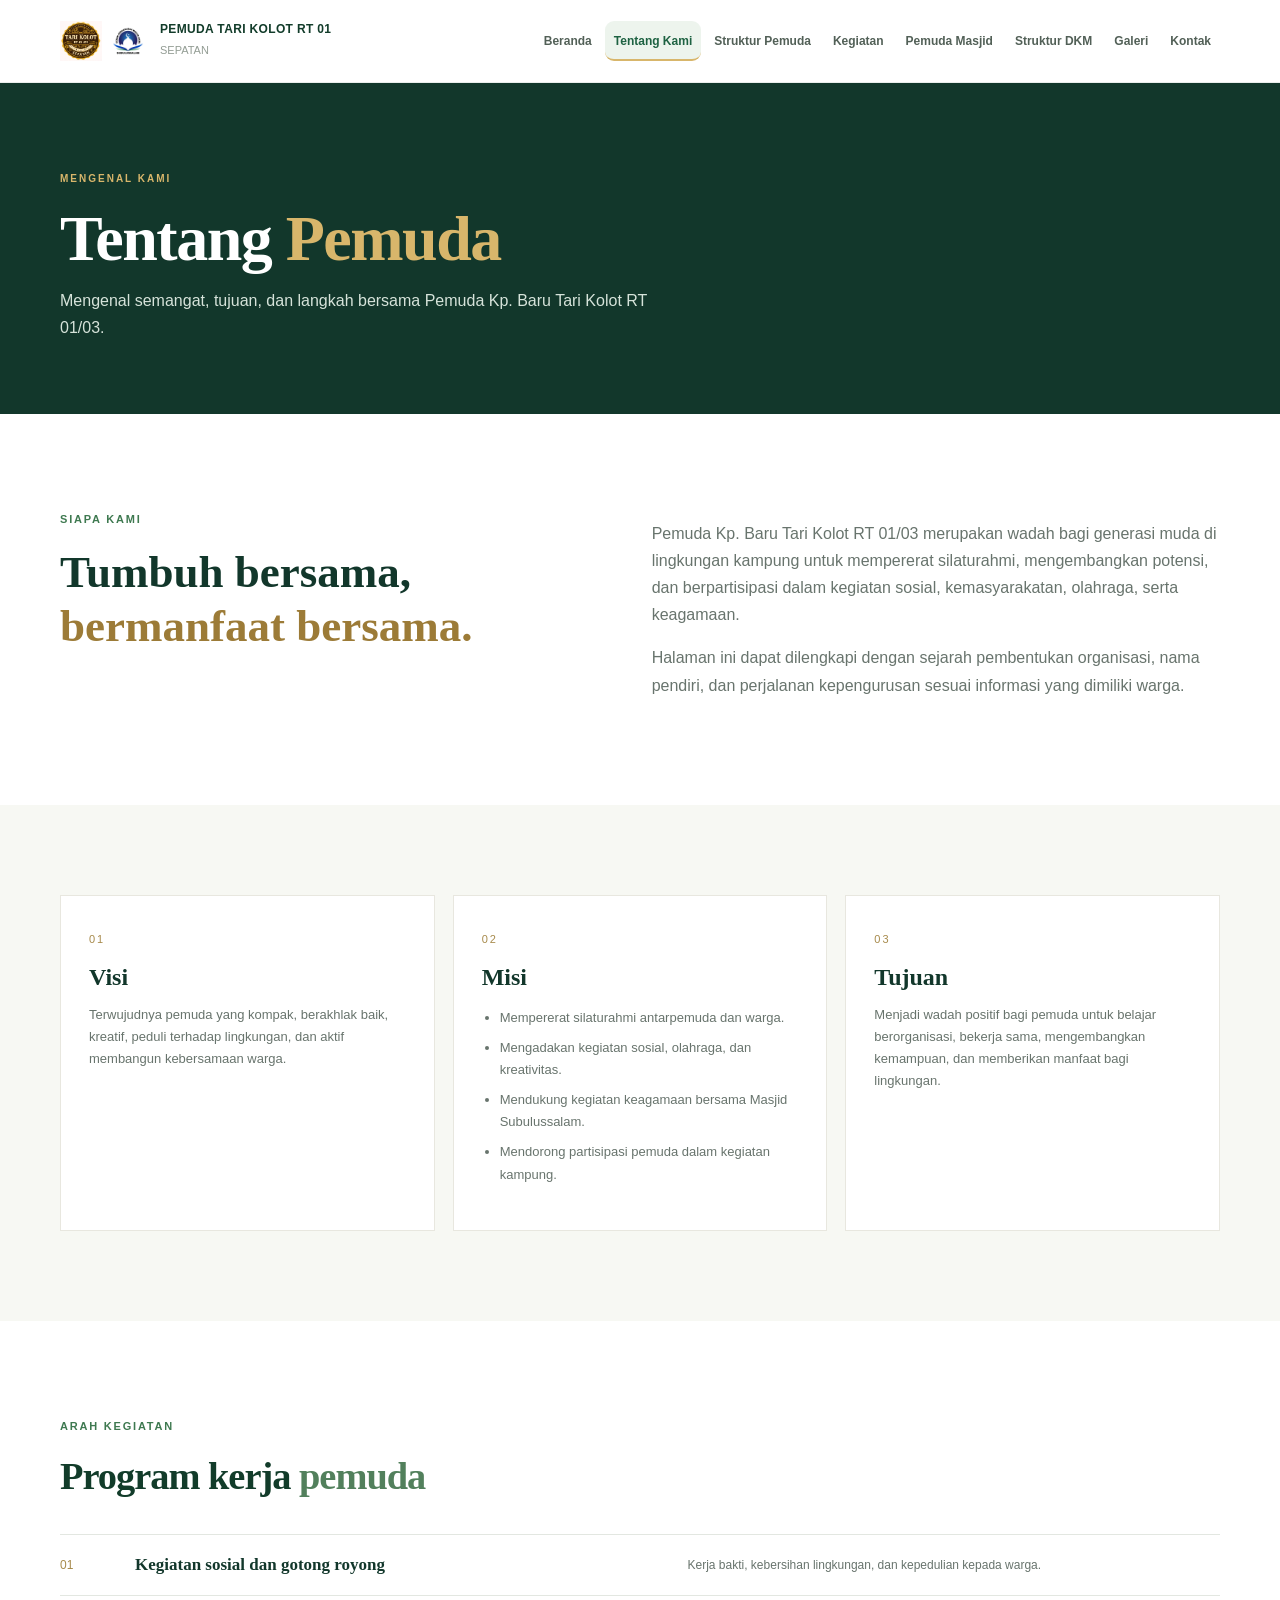
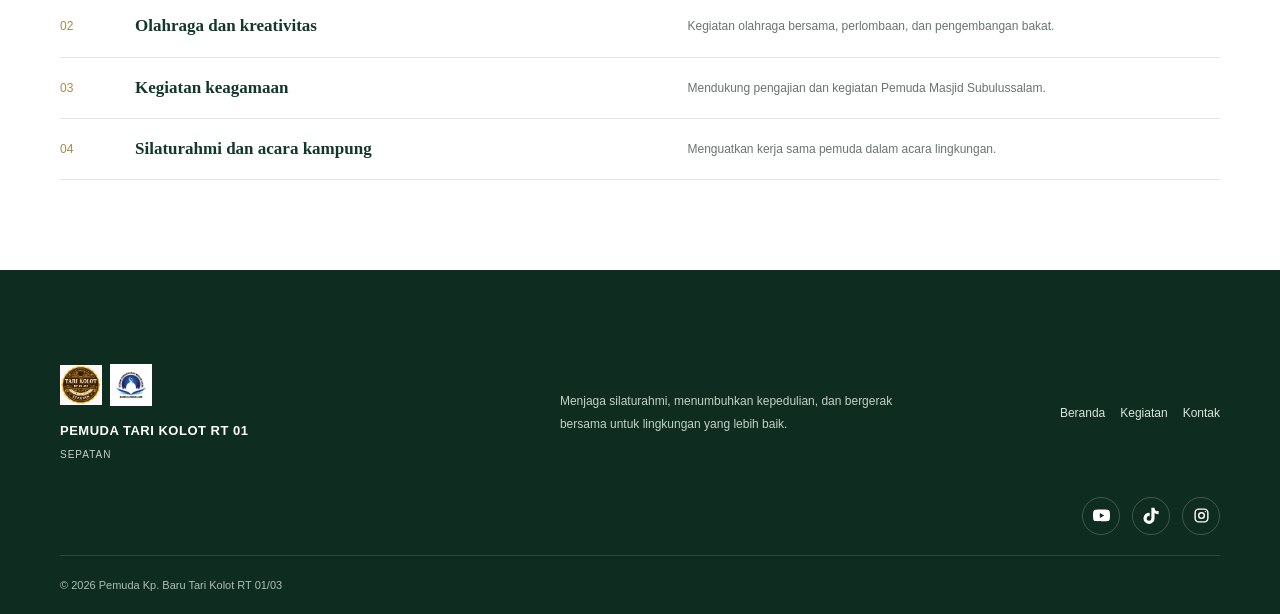
<file: tentang.html>
<!DOCTYPE html>
<html lang="id">
<head>
  <meta charset="UTF-8">
  <meta name="viewport" content="width=device-width, initial-scale=1.0">
  <title>Tentang Kami | Pemuda Kp. Baru Tari Kolot</title>
  <link rel="stylesheet" href="style.css">
  <script src="script.js" defer></script>
</head>
<body>
<header class="site-header"><div class="container nav-wrap">
  

<a href="index.html" class="logo">
    <div class="logo-images">
        <img src="images/logo-pemuda.png"
             alt="Logo Pemuda">

        <img src="images/logo-dkm.png"
             alt="Logo DKM Masjid Subulussalam">
    </div>

    <span class="logo-text">
        <strong>PEMUDA TARI KOLOT RT 01</strong>
        <small>SEPATAN</small>
    </span>
</a>

 
  <button class="menu-toggle" aria-label="Buka menu">☰</button>
  <nav class="main-nav">
    <a href="index.html">Beranda</a><a class="active" href="tentang.html">Tentang Kami</a>
    <a href="struktur-pemuda.html">Struktur Pemuda</a><a href="kegiatan.html">Kegiatan</a>
    <a href="pemuda-masjid.html">Pemuda Masjid</a><a href="struktur-dkm.html">Struktur DKM</a>
    <a href="galeri.html">Galeri</a><a href="kontak.html">Kontak</a>
  </nav>
</div></header>

<main>
  <section class="page-hero"><div class="container">
    <span class="eyebrow">MENGENAL KAMI</span>
    <h1>Tentang <em>Pemuda</em></h1>
    <p>Mengenal semangat, tujuan, dan langkah bersama Pemuda Kp. Baru Tari Kolot RT 01/03.</p>
  </div></section>

  <section class="section"><div class="container two-col">
    <div><span class="section-tag">SIAPA KAMI</span><h2>Tumbuh bersama,<br><em>bermanfaat bersama.</em></h2></div>
    <div>
      <p>Pemuda Kp. Baru Tari Kolot RT 01/03 merupakan wadah bagi generasi muda di lingkungan kampung untuk mempererat silaturahmi, mengembangkan potensi, dan berpartisipasi dalam kegiatan sosial, kemasyarakatan, olahraga, serta keagamaan.</p>
      <p>Halaman ini dapat dilengkapi dengan sejarah pembentukan organisasi, nama pendiri, dan perjalanan kepengurusan sesuai informasi yang dimiliki warga.</p>
    </div>
  </div></section>

  <section class="section soft-section"><div class="container values-grid">
    <article class="value-card">
      <span class="value-number">01</span>
      <h3>Visi</h3>
      <p>Terwujudnya pemuda yang kompak, berakhlak baik, kreatif, peduli terhadap lingkungan, dan aktif membangun kebersamaan warga.</p>
    </article>
    <article class="value-card">
      <span class="value-number">02</span>
      <h3>Misi</h3>
      <ul>
        <li>Mempererat silaturahmi antarpemuda dan warga.</li>
        <li>Mengadakan kegiatan sosial, olahraga, dan kreativitas.</li>
        <li>Mendukung kegiatan keagamaan bersama Masjid Subulussalam.</li>
        <li>Mendorong partisipasi pemuda dalam kegiatan kampung.</li>
      </ul>
    </article>
    <article class="value-card">
      <span class="value-number">03</span>
      <h3>Tujuan</h3>
      <p>Menjadi wadah positif bagi pemuda untuk belajar berorganisasi, bekerja sama, mengembangkan kemampuan, dan memberikan manfaat bagi lingkungan.</p>
    </article>
  </div></section>

  <section class="section"><div class="container">
    <div class="section-heading"><div><span class="section-tag">ARAH KEGIATAN</span><h2>Program kerja <em>pemuda</em></h2></div></div>
    <div class="program-list">
      <div><span>01</span><b>Kegiatan sosial dan gotong royong</b><p>Kerja bakti, kebersihan lingkungan, dan kepedulian kepada warga.</p></div>
      <div><span>02</span><b>Olahraga dan kreativitas</b><p>Kegiatan olahraga bersama, perlombaan, dan pengembangan bakat.</p></div>
      <div><span>03</span><b>Kegiatan keagamaan</b><p>Mendukung pengajian dan kegiatan Pemuda Masjid Subulussalam.</p></div>
      <div><span>04</span><b>Silaturahmi dan acara kampung</b><p>Menguatkan kerja sama pemuda dalam acara lingkungan.</p></div>
    </div>
  </div></section>
</main>

<footer class="site-footer modern-footer"><div class="container footer-main">
  <div class="footer-brand">
    <div class="footer-logo-pair">
      <img src="images/logo-pemuda.png" alt="Logo Pemuda">
      <img src="images/logo-dkm.png" alt="Logo DKM">
    </div>
    <b>PEMUDA TARI KOLOT RT 01</b><small>SEPATAN</small>
  </div>
  <p>Menjaga silaturahmi, menumbuhkan kepedulian, dan bergerak bersama untuk lingkungan yang lebih baik.</p>
  <div class="footer-links"><a href="index.html">Beranda</a><a href="kegiatan.html">Kegiatan</a><a href="kontak.html">Kontak</a></div>
</div><nav class="container footer-social" aria-label="Media sosial">
  <a href="https://www.youtube.com/watch?v=2nIrlugtnVo" aria-label="YouTube" title="YouTube" target="_blank" rel="noopener noreferrer"><svg class="social-icon youtube-icon" viewBox="0 0 24 24" aria-hidden="true"><path d="M23.5 6.2a3 3 0 0 0-2.1-2.1C19.6 3.6 12 3.6 12 3.6s-7.6 0-9.4.5A3 3 0 0 0 .5 6.2 31 31 0 0 0 0 12a31 31 0 0 0 .5 5.8 3 3 0 0 0 2.1 2.1c1.8.5 9.4.5 9.4.5s7.6 0 9.4-.5a3 3 0 0 0 2.1-2.1A31 31 0 0 0 24 12a31 31 0 0 0-.5-5.8ZM9.6 15.6V8.4l6.3 3.6-6.3 3.6Z"/></svg></a>
  <a href="https://www.tiktok.com/@forumpemudatarikolot01?_r=1&amp;_t=ZS-9AVl7coIhM2" aria-label="TikTok" title="TikTok" target="_blank" rel="noopener noreferrer"><svg class="social-icon tiktok-icon" viewBox="0 0 24 24" aria-hidden="true"><path d="M19.6 6.2a5.4 5.4 0 0 1-3.3-4.6V1h-4.5v15.1a3.3 3.3 0 1 1-2.4-3.2V8.3a7.8 7.8 0 1 0 6.9 7.8V8.4a9.8 9.8 0 0 0 5.7 1.8V5.7c-.9 0-1.7-.2-2.4-.5Z"/></svg></a>
  <a href="https://www.instagram.com/forpetalot01?vrfl=MXNyYzRoOGN5czc0dw==" aria-label="Instagram" title="Instagram" target="_blank" rel="noopener noreferrer"><svg class="social-icon instagram-icon" viewBox="0 0 24 24" aria-hidden="true"><rect x="3" y="3" width="18" height="18" rx="5"/><circle cx="12" cy="12" r="4"/><circle class="instagram-dot" cx="17.5" cy="6.5" r="1"/></svg></a>
</nav><div class="container footer-bottom"><span>© <span data-year></span> Pemuda Kp. Baru Tari Kolot RT 01/03</span></div></footer>
</body>
</html>
</file>
<file: style.css>
/* ========================================
   WEBSITE PEMUDA KP. BARU TARI KOLOT
   Warna utama: Hijau tua dan emas
======================================== */

:root {
  --green: #12372b;
  --green-light: #1d4c3b;
  --gold: #d8b66b;
  --cream: #f7f5ef;
  --ink: #1b2923;
  --muted: #68746d;
  --line: #e3e7e1;
  --white: #ffffff;
  --serif: "Playfair Display", Georgia, serif;
  --sans: "DM Sans", Arial, sans-serif;
}

@import url('https://fonts.googleapis.com/css2?family=DM+Sans:wght@400;500;600;700&family=Playfair+Display:wght@600;700&display=swap');

* {
  box-sizing: border-box;
}

html {
  scroll-behavior: smooth;
}

body {
  margin: 0;
  font-family: var(--sans);
  color: var(--ink);
  line-height: 1.7;
  background: var(--white);
}

a {
  color: inherit;
  text-decoration: none;
}

img {
  display: block;
  max-width: 100%;
}

.container {
  width: min(1160px, calc(100% - 44px));
  margin-inline: auto;
}

/* NAVIGASI */

.site-header {
  position: sticky;
  top: 0;
  z-index: 20;
  background: rgba(255,255,255,.97);
  border-bottom: 1px solid rgba(18,55,43,.09);
  backdrop-filter: blur(12px);
}

.nav-wrap {
  min-height: 82px;
  display: flex;
  align-items: center;
  justify-content: space-between;
  gap: 24px;
}

.brand {
  display: flex;
  align-items: center;
  gap: 11px;
  flex-shrink: 0;
}

.brand-mark {
  display: grid;
  place-items: center;
  width: 43px;
  height: 43px;
  border-radius: 13px;
  background: var(--green);
  color: var(--gold);
  font-size: 25px;
}

.brand b,
.brand small,
.footer-brand b,
.footer-brand small {
  display: block;
  line-height: 1.4;
}

.brand b {
  font-size: 12px;
  letter-spacing: 1px;
  color: var(--green);
}

.brand small {
  font-size: 10px;
  letter-spacing: 1.5px;
  color: #78847c;
  margin-top: 4px;
}

.main-nav {
  display: flex;
  align-items: center;
  gap: 16px;
}

.main-nav a {
  font-size: 11px;
  font-weight: 700;
  color: #526057;
  white-space: nowrap;
  transition: .2s;
}

.main-nav a:hover,
.main-nav a.active {
  color: var(--green);
}

.main-nav a.active {
  border-bottom: 2px solid var(--gold);
  padding-bottom: 7px;
}

.menu-toggle {
  display: none;
  border: 0;
  background: var(--green);
  color: white;
  border-radius: 8px;
  padding: 9px 12px;
  font-size: 20px;
  cursor: pointer;
}

/* BERANDA */

.hero {
  min-height: 610px;
  position: relative;
  display: flex;
  align-items: center;
  color: white;
  background:
    url("https://images.unsplash.com/photo-1511632765486-a01980e01a18?auto=format&fit=crop&w=2000&q=90")
    center 42% / cover no-repeat,
    var(--green);
}

.hero-overlay {
  position: absolute;
  inset: 0;
  background: linear-gradient(
    90deg,
    rgba(9,34,25,.93),
    rgba(13,44,32,.76) 58%,
    rgba(11,37,27,.30)
  );
}

.hero-content {
  position: relative;
  padding-top: 55px;
  padding-bottom: 55px;
}

.eyebrow,
.section-tag {
  display: inline-block;
  font-size: 10px;
  font-weight: 700;
  letter-spacing: 2px;
  color: var(--gold);
}

.hero h1,
.page-hero h1 {
  font: 700 clamp(44px, 6.4vw, 78px)/1.08 var(--serif);
  letter-spacing: -1.5px;
  margin: 20px 0;
}

.hero h1 em,
.page-hero h1 em {
  color: var(--gold);
  font-style: normal;
}

.hero p {
  max-width: 560px;
  color: #e2e9e4;
  font-size: 16px;
}

.hero-actions {
  display: flex;
  gap: 12px;
  flex-wrap: wrap;
  margin-top: 30px;
}

.btn {
  display: inline-flex;
  align-items: center;
  justify-content: center;
  gap: 12px;
  padding: 13px 19px;
  border-radius: 5px;
  font: 700 12px var(--sans);
  border: 1px solid transparent;
  cursor: pointer;
  transition: .2s;
}

.btn:hover {
  transform: translateY(-2px);
}

.btn-gold {
  background: var(--gold);
  color: #172e24;
}

.btn-outline {
  border-color: rgba(255,255,255,.6);
  color: white;
}

.btn-dark {
  background: var(--green);
  color: white;
}

.hero-note {
  margin-top: 48px;
  font-size: 10px;
  letter-spacing: 2px;
  color: #d6e0d9;
}

/* BAGIAN UMUM */

.section {
  padding: 82px 0;
}

.two-col {
  display: grid;
  grid-template-columns: 1fr 1.1fr;
  gap: 75px;
  align-items: start;
}

.section h2,
.callout h2 {
  font: 700 clamp(30px, 4vw, 45px)/1.2 var(--serif);
  color: var(--green);
  margin: 14px 0 20px;
}

.section h2 em,
.callout h2 em {
  color: #9c7b37;
  font-style: normal;
}

.section p,
.two-col p {
  color: var(--muted);
}

.soft-section {
  background: var(--cream);
}

.section-heading {
  display: flex;
  justify-content: space-between;
  align-items: end;
  gap: 25px;
  margin-bottom: 32px;
}

.section-heading h2 {
  margin-bottom: 0;
}

.section-heading > p {
  max-width: 340px;
  font-size: 13px;
  margin: 0 0 4px;
}

.text-link {
  display: inline-block;
  margin-top: 9px;
  font-size: 12px;
  font-weight: 700;
  color: var(--green);
  border-bottom: 1px solid var(--gold);
  padding-bottom: 7px;
}

/* KARTU FITUR */

.feature-grid {
  display: grid;
  grid-template-columns: repeat(3, 1fr);
  gap: 18px;
}

.feature-card {
  position: relative;
  padding: 28px 26px 32px;
  background: white;
  border: 1px solid #e9e8df;
  min-height: 220px;
  transition: .25s;
}

.feature-card:hover {
  transform: translateY(-5px);
  box-shadow: 0 15px 35px #183d2c12;
  border-color: #d6c18d;
}

.feature-icon {
  display: grid;
  place-items: center;
  width: 46px;
  height: 46px;
  background: #edf1e9;
  color: var(--green);
  font-size: 25px;
  border-radius: 50%;
  margin-bottom: 22px;
}

.feature-card h3,
.activity-card h3 {
  font: 700 20px var(--serif);
  color: var(--green);
  margin: 0 0 9px;
}

.feature-card p,
.activity-card p {
  font-size: 13px;
  color: var(--muted);
  margin: 0;
}

.card-arrow {
  position: absolute;
  right: 24px;
  top: 25px;
  color: #ad8b44;
}

/* KUTIPAN */

.quote-band {
  background: var(--green);
  color: white;
  padding: 65px 0;
}

.quote-inner {
  max-width: 850px;
  text-align: center;
}

.quote-mark {
  font: 70px var(--serif);
  color: var(--gold);
  line-height: .8;
}

.quote-inner blockquote {
  font: 600 clamp(23px, 3.2vw, 34px)/1.4 var(--serif);
  margin: 15px 0 22px;
}

.quote-caption {
  font-size: 9px;
  letter-spacing: 2px;
  color: #d8c38c;
}

/* TAUTAN CEPAT */

.quick-links {
  display: grid;
  grid-template-columns: repeat(3, 1fr);
  gap: 12px;
}

.quick-links a {
  display: flex;
  align-items: center;
  gap: 14px;
  border-top: 1px solid var(--line);
  padding: 20px 0;
}

.quick-links span {
  font-size: 11px;
  color: #a78a4b;
}

.quick-links b {
  font-size: 13px;
  flex: 1;
}

.quick-links i {
  font-style: normal;
  color: var(--green);
}

/* FOOTER */

.site-footer {
  background: #0d2c22;
  color: white;
  padding-top: 42px;
}

.footer-main {
  display: grid;
  grid-template-columns: 1fr 1fr auto;
  gap: 30px;
  align-items: center;
  padding-bottom: 35px;
}

.footer-brand b {
  color: white;
  font-size: 12px;
  letter-spacing: 1px;
}

.footer-brand small {
  color: #aebdb4;
  font-size: 10px;
  letter-spacing: 1.5px;
  margin-top: 5px;
}

.footer-main > p {
  font-size: 12px;
  color: #bac9bf;
  max-width: 280px;
}

.footer-links {
  display: flex;
  gap: 17px;
}

.footer-links a {
  font-size: 11px;
  color: #d4ded7;
}

.footer-social {
  display: flex;
  justify-content: flex-end;
  align-items: center;
  gap: 16px;
  padding-bottom: 20px;
}

.footer-social a {
  display: inline-flex;
  width: 36px;
  height: 36px;
  align-items: center;
  justify-content: center;
  border: 1px solid rgba(212, 222, 215, 0.28);
  border-radius: 50%;
  transition: background-color 0.2s ease, transform 0.2s ease;
}

.footer-social a:hover {
  background: rgba(255, 255, 255, 0.1);
  transform: translateY(-2px);
}

.social-icon {
  width: 18px;
  height: 18px;
  fill: currentColor;
}

.youtube-icon {
  color: #ff4545;
}

.tiktok-icon {
  color: #ffffff;
}

.instagram-icon {
  fill: none;
  stroke: #f2b6dc;
  stroke-width: 2;
}

.instagram-icon .instagram-dot {
  fill: #f2b6dc;
  stroke: none;
}

.footer-bottom {
  border-top: 1px solid #315043;
  display: flex;
  justify-content: space-between;
  gap: 15px;
  padding: 16px 0;
  color: #9fb1a5;
  font-size: 10px;
}

/* HEADER HALAMAN DALAM */

.page-hero {
  padding: 80px 0 72px;
  background: var(--green);
  color: white;
  position: relative;
  overflow: hidden;
}

.page-hero h1 {
  font-size: clamp(42px, 5vw, 65px);
  margin: 14px 0;
}

.page-hero p {
  max-width: 610px;
  color: #d6e3da;
  margin: 0;
}

.mosque-hero {
  background: linear-gradient(115deg, #103328, #24513d);
}

/* VISI MISI */

.values-grid {
  display: grid;
  grid-template-columns: repeat(3, 1fr);
  gap: 18px;
}

.value-card {
  background: white;
  padding: 28px;
  border: 1px solid #e8e7df;
}

.value-number {
  font-size: 11px;
  color: #a78a4b;
  letter-spacing: 2px;
}

.value-card h3 {
  font: 700 24px var(--serif);
  color: var(--green);
  margin: 13px 0;
}

.value-card p,
.value-card li {
  font-size: 13px;
  color: var(--muted);
}

.value-card ul {
  padding-left: 18px;
}

.value-card li {
  margin-bottom: 8px;
}

.program-list {
  border-top: 1px solid var(--line);
}

.program-list > div {
  display: grid;
  grid-template-columns: 55px 1fr 1fr;
  gap: 20px;
  align-items: center;
  padding: 20px 0;
  border-bottom: 1px solid var(--line);
}

.program-list span {
  color: #a78a4b;
  font-size: 12px;
}

.program-list b {
  font: 700 17px var(--serif);
  color: var(--green);
}

.program-list p {
  font-size: 12px;
  margin: 0;
}

/* STRUKTUR ORGANISASI */

.notice {
  padding: 15px 18px;
  background: #f8f3e5;
  border-left: 3px solid var(--gold);
  font-size: 12px;
  color: #62563b;
  margin-bottom: 34px;
}

.org-chart {
  max-width: 950px;
  margin: auto;
  text-align: center;
}

.person-card {
  background: white;
  border: 1px solid var(--line);
  padding: 25px 18px;
  text-align: center;
}

.person-card.principal {
  max-width: 420px;
  margin: auto;
  background: var(--cream);
}

.person-card.chair {
  max-width: 480px;
  margin: auto;
  background: var(--green);
  color: white;
  border-color: var(--green);
}

.person-card small {
  display: block;
  font-size: 9px;
  letter-spacing: 1.2px;
  font-weight: 700;
  color: #9b7d3e;
}

.person-card h3 {
  font: 700 19px var(--serif);
  margin: 8px 0;
  color: var(--green);
}

.person-card.chair h3 {
  color: white;
}

.person-card p {
  font-size: 11px;
  color: var(--muted);
  margin: 5px 0 0;
}

.person-card.chair p {
  color: #d6e3da;
}

.person-icon {
  display: block;
  font-size: 24px;
  color: #ad8b44;
  margin-bottom: 8px;
}

.chart-connector {
  height: 28px;
  width: 1px;
  background: #c9b780;
  margin: auto;
}

.people-grid {
  display: grid;
  grid-template-columns: repeat(3, 1fr);
  gap: 15px;
}

.subheading {
  font: 700 28px var(--serif);
  color: var(--green);
  margin: 55px 0 22px;
  text-align: center;
}

/* KEGIATAN */

.activity-grid {
  display: grid;
  grid-template-columns: repeat(2, 1fr);
  gap: 22px;
}

.activity-card {
  border: 1px solid var(--line);
  background: white;
  overflow: hidden;
}

.activity-card img {
  width: 100%;
  height: 245px;
  object-fit: cover;
}

.activity-body {
  padding: 24px;
}

.pill {
  display: inline-block;
  background: #edf1e9;
  color: var(--green);
  font-size: 9px;
  letter-spacing: 1px;
  font-weight: 700;
  padding: 5px 9px;
  margin-bottom: 12px;
}

.activity-card h3 {
  font-size: 22px;
}

.activity-card small {
  display: block;
  margin-top: 17px;
  color: #9a7b3c;
  font-size: 10px;
}

.callout {
  background: #f1f2e9;
  padding: 36px;
  display: flex;
  align-items: center;
  justify-content: space-between;
  gap: 30px;
}

.callout h2 {
  font-size: 34px;
  margin: 12px 0;
}

.callout p {
  max-width: 600px;
  font-size: 13px;
  margin: 0;
}

/* GALERI */

.gallery-intro {
  display: flex;
  align-items: end;
  justify-content: space-between;
  gap: 30px;
  margin-bottom: 30px;
}

.gallery-intro h2 {
  margin-bottom: 0;
}

.gallery-intro > p {
  max-width: 420px;
  font-size: 12px;
}

.gallery-grid {
  display: grid;
  grid-template-columns: repeat(3, 1fr);
  grid-auto-rows: 230px;
  gap: 16px;
}

.gallery-item {
  position: relative;
  overflow: hidden;
  margin: 0;
  background: #ddd;
}

.gallery-item.tall {
  grid-row: span 2;
}

.gallery-item img {
  width: 100%;
  height: 100%;
  object-fit: cover;
  transition: transform .5s;
}

.gallery-item:hover img {
  transform: scale(1.05);
}

.gallery-item::after {
  content: "";
  position: absolute;
  inset: 35% 0 0;
  background: linear-gradient(transparent, rgba(6,28,19,.85));
}

.gallery-item figcaption {
  position: absolute;
  z-index: 1;
  bottom: 18px;
  left: 18px;
  right: 18px;
  color: white;
}

.gallery-item figcaption b,
.gallery-item figcaption span {
  display: block;
}

.gallery-item figcaption b {
  font: 700 18px var(--serif);
}

.gallery-item figcaption span {
  font-size: 10px;
  color: #e2e8e3;
  margin-top: 4px;
}

/* KONTAK */

.contact-grid {
  display: grid;
  grid-template-columns: 1fr 1fr;
  gap: 60px;
}

.contact-grid h2 {
  margin-bottom: 12px;
}

.muted {
  color: var(--muted);
  font-size: 13px;
}

.contact-detail {
  display: flex;
  gap: 15px;
  margin-top: 26px;
}

.detail-icon {
  display: grid;
  place-items: center;
  flex-shrink: 0;
  width: 42px;
  height: 42px;
  border-radius: 50%;
  background: #edf1e9;
  color: var(--green);
  font-size: 21px;
}

.contact-detail small {
  display: block;
  font-size: 9px;
  letter-spacing: 1.5px;
  color: #9b7d3e;
  font-weight: 700;
}

.contact-detail b {
  display: block;
  font-size: 13px;
  color: var(--green);
  margin-top: 4px;
}

.contact-detail p {
  font-size: 12px;
  margin: 3px 0;
}

.contact-form {
  padding: 30px;
  background: var(--cream);
  border: 1px solid #ece9df;
}

.contact-form h3 {
  font: 700 27px var(--serif);
  color: var(--green);
  margin: 0 0 5px;
}

.contact-form label {
  display: block;
  font-size: 11px;
  font-weight: 700;
  margin: 17px 0 7px;
}

.contact-form input,
.contact-form textarea {
  width: 100%;
  padding: 12px 13px;
  border: 1px solid #dfe3dc;
  background: white;
  font: 13px var(--sans);
  border-radius: 3px;
  outline: none;
}

.contact-form input:focus,
.contact-form textarea:focus {
  border-color: #7d9b88;
}

.contact-form textarea {
  resize: vertical;
}

.contact-form .btn {
  margin-top: 18px;
}

.form-note {
  font-size: 11px;
  color: var(--green);
}

/* RESPONSIVE TABLET */

@media (max-width: 1100px) {
  .nav-wrap {
    gap: 14px;
  }

  .main-nav {
    gap: 9px;
  }

  .main-nav a {
    font-size: 9px;
  }

  .brand b {
    font-size: 10px;
  }
}

@media (max-width: 900px) {
  .menu-toggle {
    display: block;
  }

  .nav-wrap {
    min-height: 74px;
    flex-wrap: wrap;
  }

  .main-nav {
    display: none;
    order: 3;
    width: 100%;
    padding: 0 0 18px;
    align-items: stretch;
    flex-direction: column;
    gap: 0;
  }

  .main-nav.open {
    display: flex;
  }

  .main-nav a {
    padding: 11px 3px;
    font-size: 12px;
    border-top: 1px solid var(--line);
  }

  .main-nav a.active {
    border-bottom: 0;
    color: #9b7d3e;
  }

  .two-col {
    grid-template-columns: 1fr;
    gap: 25px;
  }

  .footer-main {
    grid-template-columns: 1fr 1fr;
  }

  .footer-links {
    grid-column: 1 / -1;
  }

  .contact-grid {
    gap: 35px;
  }
}

/* RESPONSIVE HP */

@media (max-width: 650px) {
  .container {
    width: calc(100% - 32px);
  }

  .hero {
    min-height: 550px;
    background-position: 58% center;
  }

  .hero-overlay {
    background: linear-gradient(
      90deg,
      rgba(9,34,25,.94),
      rgba(13,44,32,.75)
    );
  }

  .hero h1 {
    font-size: 46px;
  }

  .hero p {
    font-size: 14px;
  }

  .section {
    padding: 58px 0;
  }

  .section-heading,
  .gallery-intro {
    align-items: flex-start;
    flex-direction: column;
    gap: 14px;
  }

  .feature-grid,
  .values-grid,
  .people-grid,
  .activity-grid,
  .contact-grid {
    grid-template-columns: 1fr;
  }

  .feature-card {
    min-height: 185px;
  }

  .quick-links {
    grid-template-columns: 1fr;
  }

  .page-hero {
    padding: 60px 0;
  }

  .page-hero h1 {
    font-size: 42px;
  }

  .program-list > div {
    grid-template-columns: 35px 1fr;
    gap: 10px;
  }

  .program-list p {
    grid-column: 2;
  }

  .gallery-grid {
    grid-template-columns: 1fr 1fr;
    grid-auto-rows: 175px;
    gap: 10px;
  }

  .gallery-item figcaption {
    left: 10px;
    right: 10px;
    bottom: 10px;
  }

  .gallery-item figcaption b {
    font-size: 14px;
  }

  .gallery-item figcaption span {
    font-size: 9px;
  }

  .callout {
    padding: 24px;
    align-items: flex-start;
    flex-direction: column;
  }

  .callout h2 {
    font-size: 29px;
  }

  .footer-main {
    grid-template-columns: 1fr;
    gap: 15px;
  }

  .footer-links {
    grid-column: auto;
  }

  .footer-bottom {
    flex-direction: column;
    gap: 5px;
  }

  .footer-social {
    justify-content: flex-start;
    padding-bottom: 18px;
  }

  .contact-form {
    padding: 22px;
  }

  .person-card {
    padding: 22px 14px;
  }
}


/* LOGO NAVBAR */
.logo {
    display: flex;
    align-items: center;
    gap: 10px;
    text-decoration: none;
    color: inherit;
    flex-shrink: 0;
}

.logo img {
    width: 48px;
    height: 48px;
    object-fit: contain;
    display: block;
}

.logo-text {
    display: flex;
    flex-direction: column;
    gap: 3px;
}

.logo-text strong {
    font-size: 14px;
    font-weight: 800;
    line-height: 1.3;
}

.logo-text small {
    font-size: 11px;
    opacity: 0.8;
}

@media (max-width: 480px) {
    .logo img {
        width: 38px;
        height: 38px;
    }

    .logo-text strong {
        font-size: 11px;
    }

    .logo-text small {
        font-size: 10px;
    }
}


/* DUA LOGO DI NAVBAR */
.logo {
    display: flex;
    align-items: center;
    gap: 12px;
    flex-shrink: 0;
    text-decoration: none;
    color: inherit;
}

.logo-images {
    display: flex;
    align-items: center;
    gap: 7px;
}

.logo-images img {
    width: 45px;
    height: 45px;
    object-fit: contain;
    display: block;
}

.logo-text {
    display: flex;
    flex-direction: column;
    gap: 3px;
}

.logo-text strong {
    font-size: 14px;
    font-weight: 800;
    line-height: 1.3;
}

.logo-text small {
    font-size: 11px;
    opacity: 0.8;
}

/* Tampilan HP */
@media (max-width: 480px) {
    .logo {
        gap: 7px;
    }

    .logo-images {
        gap: 4px;
    }

    .logo-images img {
        width: 32px;
        height: 32px;
    }

    .logo-text strong {
        font-size: 10px;
    }

    .logo-text small {
        font-size: 9px;
    }
}


/* ==============================
   STRUKTUR DKM
============================== */

.dkm-section {
    background: #f7f9f5;
}

.dkm-grid {
    display: grid;
    grid-template-columns: repeat(3, minmax(0, 1fr));
    gap: 24px;
    margin-top: 36px;
}

.dkm-card {
    background: #ffffff;
    border: 1px solid #e4eadf;
    border-radius: 18px;
    padding: 28px 24px;
    box-shadow: 0 8px 25px rgba(20, 60, 35, 0.06);
    transition: transform 0.25s ease, box-shadow 0.25s ease;
}

.dkm-card:hover {
    transform: translateY(-5px);
    box-shadow: 0 14px 30px rgba(20, 60, 35, 0.12);
}

.dkm-icon {
    width: 46px;
    height: 46px;
    display: flex;
    align-items: center;
    justify-content: center;
    border-radius: 14px;
    background: #eaf3e8;
    color: #23623d;
    font-size: 23px;
    margin-bottom: 20px;
}

.dkm-position {
    display: block;
    color: #387548;
    font-size: 12px;
    font-weight: 800;
    letter-spacing: 1px;
    line-height: 1.7;
    margin-bottom: 10px;
}

.dkm-card h3 {
    color: #193e2b;
    font-size: 21px;
    line-height: 1.5;
    margin: 0;
}

.dkm-card ul {
    margin: 12px 0 0;
    padding-left: 20px;
}

.dkm-card li {
    color: #58665b;
    font-size: 15px;
    line-height: 1.9;
    padding-left: 3px;
}

.dkm-description {
    color: #68756a;
    font-size: 13px;
    line-height: 1.7;
    margin: 0 0 12px;
}

.dkm-primary {
    background: linear-gradient(145deg, #174b32, #286b46);
    border-color: #286b46;
}

.dkm-primary .dkm-icon {
    background: rgba(255, 255, 255, 0.14);
    color: #f2d58a;
}

.dkm-primary .dkm-position {
    color: #f2d58a;
}

.dkm-primary h3 {
    color: #ffffff;
}

.dkm-marbot {
    background: #fffdf5;
    border-color: #e9dfbd;
}

.dkm-marbot .dkm-icon {
    background: #f6edcf;
    color: #92701c;
}

.dkm-note {
    margin-top: 42px;
    padding: 30px;
    text-align: center;
    background: #eaf3e8;
    border-radius: 18px;
    color: #244c32;
}

.dkm-note span {
    font-size: 23px;
    color: #286b46;
}

.dkm-note p {
    max-width: 700px;
    margin: 14px auto 0;
    line-height: 1.9;
}

/* TABLET */
@media (max-width: 900px) {
    .dkm-grid {
        grid-template-columns: repeat(2, minmax(0, 1fr));
        gap: 18px;
    }
}

/* HP */
@media (max-width: 560px) {
    .dkm-grid {
        grid-template-columns: 1fr;
        gap: 16px;
    }

    .dkm-card {
        padding: 23px 20px;
    }

    .dkm-card h3 {
        font-size: 19px;
    }

    .dkm-note {
        padding: 24px 18px;
    }
}


/* =====================================
   STRUKTUR DKM MASJID SUBULUSSALAM
===================================== */

.dkm-structure {
  background: #f7f9f5;
}

.dkm-structure .section-heading {
  text-align: center;
  max-width: 760px;
  margin: 0 auto 42px;
}

.dkm-structure .section-heading h2 {
  margin: 12px 0;
}

.org-chart {
  max-width: 1100px;
  margin: 0 auto;
}

.person-card {
  min-width: 0;
  background: #ffffff;
  padding: 26px 22px;
  border: 1px solid #e3e9df;
  border-radius: 18px;
  box-shadow: 0 8px 24px rgba(27, 65, 39, 0.06);
  transition: transform 0.25s ease, box-shadow 0.25s ease;
}

.person-card:hover {
  transform: translateY(-4px);
  box-shadow: 0 14px 28px rgba(27, 65, 39, 0.11);
}

.person-card.principal {
  max-width: 440px;
  margin: 0 auto;
  text-align: center;
  color: #ffffff;
  background: linear-gradient(135deg, #174b32, #2d7049);
  border-color: #2d7049;
}

.person-card.principal small {
  color: #f0d58a;
}

.person-card.principal h3 {
  color: #ffffff;
}

.person-icon {
  display: inline-flex;
  width: 44px;
  height: 44px;
  align-items: center;
  justify-content: center;
  margin-bottom: 15px;
  border-radius: 14px;
  background: #eaf3e8;
  color: #28643f;
  font-size: 22px;
}

.person-card.principal .person-icon {
  color: #f0d58a;
  background: rgba(255, 255, 255, 0.13);
}

.person-card small {
  display: block;
  margin-bottom: 10px;
  color: #347248;
  font-size: 12px;
  font-weight: 800;
  line-height: 1.7;
  letter-spacing: 0.6px;
}

.person-card h3 {
  margin: 0;
  color: #203d2b;
  font-size: 20px;
  line-height: 1.5;
  overflow-wrap: anywhere;
}

.person-card ul {
  margin: 12px 0 0;
  padding: 0;
  list-style: none;
  text-align: center;
}

.person-card li {
  padding: 3px 0;
  color: #203d2b;
  font: 700 20px/1.5 var(--serif);
  overflow-wrap: anywhere;
}

.field-description {
  margin: 0 0 12px;
  color: #68756a;
  font-size: 13px;
  line-height: 1.7;
}

.chart-connector {
  width: 2px;
  height: 30px;
  margin: 0 auto;
  background: #c7d7c4;
}

.people-grid {
  display: grid;
  grid-template-columns: repeat(3, minmax(0, 1fr));
  gap: 22px;
}

.subheading {
  margin: 48px 0 24px;
  text-align: center;
  color: #214b31;
  font-size: 27px;
}

.marbot-grid {
  grid-template-columns: minmax(0, 440px);
  justify-content: center;
}

.dkm-closing {
  margin-top: 45px;
  padding: 34px 28px;
  text-align: center;
  background: #eaf3e8;
  border: 1px solid #dce8d8;
  border-radius: 20px;
}

.closing-symbol {
  display: block;
  color: #28643f;
  font-size: 24px;
  line-height: 1.8;
}

.dkm-closing h3 {
  margin: 12px 0;
  color: #214b31;
  font-size: 22px;
}

.dkm-closing p {
  max-width: 720px;
  margin: 0 auto;
  color: #526456;
  font-size: 15px;
  line-height: 1.9;
}

/* TABLET */
@media (max-width: 900px) {
  .people-grid {
    grid-template-columns: repeat(2, minmax(0, 1fr));
    gap: 18px;
  }
}

/* HP */
@media (max-width: 560px) {
  .people-grid {
    grid-template-columns: 1fr;
    gap: 16px;
  }

  .person-card {
    padding: 23px 20px;
  }

  .person-card h3,
  .person-card li {
    font-size: 19px;
  }

  .subheading {
    margin-top: 36px;
    font-size: 23px;
  }

  .dkm-closing {
    padding: 27px 19px;
  }

  .closing-symbol {
    font-size: 20px;
  }
}

/* =================================
   NAVIGASI KONTAK MAPS & WHATSAPP
================================= */

.contact-navigation {
  display: grid;
  grid-template-columns: 1fr;
  gap: 14px;
  margin-top: 26px;
}

.contact-action {
  display: flex;
  align-items: center;
  gap: 14px;
  padding: 18px;
  background: #ffffff;
  border: 1px solid #e1e8df;
  border-radius: 16px;
  color: #23452f;
  text-decoration: none;
  transition: transform 0.25s ease,
              box-shadow 0.25s ease,
              border-color 0.25s ease;
}

.contact-action:hover {
  transform: translateY(-3px);
  box-shadow: 0 10px 25px rgba(25, 60, 35, 0.10);
  border-color: #b8ceb7;
}

.contact-action-icon {
  display: flex;
  flex-shrink: 0;
  align-items: center;
  justify-content: center;
  width: 48px;
  height: 48px;
  border-radius: 14px;
  background: #eaf3e8;
  font-size: 23px;
}

.whatsapp-action .contact-action-icon {
  background: #e2f7e8;
}

.contact-action-text {
  display: flex;
  flex: 1;
  flex-direction: column;
  gap: 5px;
  min-width: 0;
}

.contact-action-text strong {
  color: #23452f;
  font-size: 15px;
  line-height: 1.5;
}

.contact-action-text small {
  color: #718074;
  font-size: 12px;
  line-height: 1.6;
}

.contact-action-arrow {
  color: #387548;
  font-size: 21px;
  font-weight: 700;
}

.contact-hint {
  margin-top: 12px;
  color: #758176;
  font-size: 12px;
  line-height: 1.7;
}

@media (max-width: 600px) {
  .contact-action {
    padding: 15px;
    gap: 11px;
  }

  .contact-action-icon {
    width: 42px;
    height: 42px;
  }

  .contact-action-text strong {
    font-size: 14px;
  }
}

/* BACKGROUND BERANDA DENGAN DUA LOGO */

.hero {
    position: relative;
    overflow: hidden;
    background-color: #153d2b;
    background-image:
        linear-gradient(
            rgba(15, 48, 33, 0.82),
            rgba(15, 48, 33, 0.90)
        ),
        url("images/logo-pemuda.png");
    background-repeat: no-repeat;
    background-position: center, center;
    background-size: cover, 300px;
}

/* Logo DKM sebagai ornamen di sudut kanan */
.hero::after {
    content: "";
    position: absolute;
    width: 180px;
    height: 180px;
    right: 35px;
    bottom: 30px;
    background-image: url("images/logo-dkm.png");
    background-position: center;
    background-repeat: no-repeat;
    background-size: contain;
    opacity: 0.20;
    pointer-events: none;
}

/* Pastikan isi hero berada di atas ornamen */
.hero .container {
    position: relative;
    z-index: 1;
}

/* Tampilan HP */
@media (max-width: 600px) {
    .hero {
        background-size: cover, 230px;
    }

    .hero::after {
        width: 120px;
        height: 120px;
        right: 15px;
        bottom: 20px;
    }
}

.home-page .hero {
    background-color: #153d2b;
    background-image:
        radial-gradient(ellipse at 82% 25%, rgba(207, 176, 101, 0.22), transparent 38%),
        radial-gradient(ellipse at 12% 92%, rgba(96, 143, 99, 0.3), transparent 42%),
        linear-gradient(125deg, #102f22 0%, #1b5136 58%, #153d2b 100%);
    background-size: cover;
}

.home-page .hero::before {
    content: "";
    position: absolute;
    width: min(72vw, 780px);
    aspect-ratio: 1;
    top: 50%;
    right: 8%;
    transform: translateY(-50%);
    background: url("images/logo-pemuda.png") center / contain no-repeat;
    filter: drop-shadow(0 12px 32px rgba(7, 24, 16, 0.3));
    opacity: 0.2;
    pointer-events: none;
}

.home-page .hero::after {
    display: none;
}

.home-page .hero-overlay {
    background:
        radial-gradient(ellipse at 82% 50%, transparent 5%, rgba(8, 30, 21, 0.2) 72%),
        linear-gradient(90deg, rgba(9, 34, 25, 0.48), rgba(13, 44, 32, 0.12));
}

.home-page .welcome-section {
    background:
        radial-gradient(ellipse at 90% 15%, rgba(218, 202, 157, 0.2), transparent 35%),
        linear-gradient(135deg, #fffefa, #f8f7ef);
}

.home-page .soft-section {
    background:
        radial-gradient(ellipse at 8% 90%, rgba(183, 201, 167, 0.22), transparent 38%),
        linear-gradient(135deg, #f5f3e8, #f1f4ec);
}

.home-page .quote-band {
    background: linear-gradient(120deg, #123a29, #1c1d1c 55%, #173e2c);
}

.home-page .explore-section {
    background:
        radial-gradient(ellipse at 95% 8%, rgba(218, 202, 157, 0.18), transparent 35%),
        #fffefa;
}

@media (max-width: 600px) {
    .home-page .hero::before {
        width: 390px;
        right: -95px;
        top: 58%;
        opacity: 0.14;
    }
}


/* ================================
   GALERI VIDEO
================================ */

.video-gallery {
  background: #f7f9f5;
}

.video-gallery .section-heading {
  max-width: 720px;
  margin: 0 auto 38px;
  text-align: center;
}

.video-grid {
  display: grid;
  grid-template-columns: repeat(3, minmax(0, 1fr));
  gap: 24px;
}

.video-card {
  min-width: 0;
  overflow: hidden;
  background: #ffffff;
  border: 1px solid #e4e9e1;
  border-radius: 18px;
  box-shadow: 0 8px 25px rgba(24, 55, 34, 0.06);
  transition: transform 0.25s ease,
              box-shadow 0.25s ease;
}

.video-card:hover {
  transform: translateY(-5px);
  box-shadow: 0 14px 30px rgba(24, 55, 34, 0.12);
}

.video-frame {
  width: 100%;
  aspect-ratio: 16 / 9;
  background: #14251b;
  overflow: hidden;
}

.video-frame video {
  display: block;
  width: 100%;
  height: 100%;
  object-fit: contain;
}

.video-info {
  padding: 22px;
}

.video-label {
  display: inline-block;
  margin-bottom: 10px;
  color: #39734a;
  font-size: 11px;
  font-weight: 800;
  letter-spacing: 1.2px;
}

.video-info h3 {
  margin: 0 0 10px;
  color: #203d2b;
  font-size: 19px;
  line-height: 1.5;
}

.video-info p {
  margin: 0;
  color: #68756a;
  font-size: 14px;
  line-height: 1.8;
}

/* TABLET */
@media (max-width: 900px) {
  .video-grid {
    grid-template-columns: repeat(2, minmax(0, 1fr));
    gap: 18px;
  }
}

/* HP */
@media (max-width: 560px) {
  .video-grid {
    grid-template-columns: 1fr;
    gap: 20px;
  }

  .video-info {
    padding: 18px;
  }
}

/* =========================================
   MODERN HOMEPAGE - PEMUDA TARI KOLOT
========================================= */

:root {
  --home-green: #123c2a;
  --home-green-light: #1e6242;
  --home-gold: #e5c477;
  --home-cream: #f7f8f3;
  --home-text: #25372c;
  --home-muted: #68776c;
}

body {
  font-family: "DM Sans", sans-serif;
  color: var(--home-text);
}

h1, h2, h3, .logo-text {
  font-family: "Plus Jakarta Sans", sans-serif;
}

/* HEADER */

.site-header {
  position: sticky;
  top: 0;
  z-index: 1000;
  background: rgba(255, 255, 255, 0.96);
  border-bottom: 1px solid rgba(27, 65, 43, 0.09);
  backdrop-filter: blur(16px);
  -webkit-backdrop-filter: blur(16px);
}

.nav-wrap {
  min-height: 82px;
  gap: 24px;
}

.logo {
  gap: 11px;
  flex-shrink: 0;
}

.logo-images {
  display: flex;
  align-items: center;
  gap: 5px;
}

.logo-images img {
  width: 42px;
  height: 42px;
  object-fit: contain;
}

.logo-text strong {
  color: var(--home-green);
  font-size: 12px;
  letter-spacing: 0.35px;
}

.logo-text small {
  color: #788479;
  font-size: 11px;
}

.main-nav {
  gap: 4px;
}

.main-nav a {
  padding: 10px 9px;
  border-radius: 9px;
  font-size: 12px;
  font-weight: 600;
  transition: background 0.2s ease, color 0.2s ease;
}

.main-nav a:hover,
.main-nav a.active {
  color: var(--home-green-light);
  background: #edf4ed;
}

/* HERO */

.hero-modern {
  min-height: 650px;
  display: flex;
  align-items: center;
  position: relative;
  overflow: hidden;
  isolation: isolate;
  background-color: #123c2a;

  /*
    Background memakai foto hero lama.
    Ganti gambar jika ingin menggunakan foto lain.
  */
  background-image:
    linear-gradient(
      90deg,
      rgba(10, 35, 24, 0.94) 0%,
      rgba(15, 48, 32, 0.82) 53%,
      rgba(12, 39, 27, 0.45) 100%
    ),
    url("images/background-pemuda.jpg");

  background-size: cover;
  background-position: center;
  background-repeat: no-repeat;
}

.hero-modern::before {
  content: "";
  position: absolute;
  z-index: -1;
  width: 460px;
  height: 460px;
  right: -120px;
  top: -130px;
  border: 1px solid rgba(229, 196, 119, 0.20);
  border-radius: 50%;
  box-shadow:
    0 0 0 45px rgba(229, 196, 119, 0.035),
    0 0 0 95px rgba(229, 196, 119, 0.025);
  pointer-events: none;
}

.hero-modern .hero-overlay {
  position: absolute;
  inset: 0;
  z-index: -1;
  background:
    radial-gradient(
      ellipse at 80% 20%,
      rgba(66, 121, 77, 0.18),
      transparent 50%
    );
}

.hero-modern .hero-content {
  width: 100%;
  padding-top: 90px;
  padding-bottom: 35px;
  color: #ffffff;
}

.hero-badge {
  display: inline-flex;
  align-items: center;
  gap: 10px;
  margin-bottom: 28px;
  padding: 10px 14px;
  color: #f1dfae;
  border: 1px solid rgba(229, 196, 119, 0.32);
  border-radius: 100px;
  background: rgba(255, 255, 255, 0.055);
  font-size: 10px;
  font-weight: 700;
  letter-spacing: 1.5px;
}

.hero-badge-dot {
  width: 7px;
  height: 7px;
  border-radius: 50%;
  background: var(--home-gold);
  box-shadow: 0 0 12px rgba(229, 196, 119, 0.7);
}

.hero-modern h1 {
  max-width: 850px;
  margin: 0;
  color: #ffffff;
  font-size: clamp(38px, 5.5vw, 68px);
  font-weight: 800;
  line-height: 1.14;
  letter-spacing: -2.4px;
  text-wrap: balance;
}

.hero-modern h1 em {
  display: block;
  margin-top: 7px;
  color: var(--home-gold);
  font-style: normal;
}

.hero-description {
  max-width: 610px;
  margin: 26px 0 0;
  color: rgba(255, 255, 255, 0.82);
  font-size: 16px;
  line-height: 1.95;
}

.hero-modern .hero-actions {
  display: flex;
  flex-wrap: wrap;
  gap: 13px;
  margin-top: 32px;
}

.hero-modern .btn {
  min-height: 49px;
  display: inline-flex;
  align-items: center;
  justify-content: center;
  gap: 12px;
  padding: 14px 21px;
  border-radius: 9px;
  font-size: 13px;
  font-weight: 700;
  text-decoration: none;
  transition: transform 0.2s ease, background 0.2s ease;
}

.hero-modern .btn:hover {
  transform: translateY(-2px);
}

.hero-modern .btn-gold {
  color: #183b29;
  background: var(--home-gold);
  border: 1px solid var(--home-gold);
}

.hero-modern .btn-gold:hover {
  background: #f0d594;
}

.hero-modern .btn-outline {
  color: #ffffff;
  background: rgba(255, 255, 255, 0.07);
  border: 1px solid rgba(255, 255, 255, 0.35);
}

.hero-modern .btn-outline:hover {
  background: rgba(255, 255, 255, 0.14);
}

.hero-bottom {
  display: flex;
  align-items: center;
  justify-content: space-between;
  gap: 20px;
  margin-top: 75px;
  padding-top: 23px;
  border-top: 1px solid rgba(255, 255, 255, 0.17);
}

.hero-location {
  display: flex;
  align-items: center;
  gap: 12px;
}

.hero-location-icon {
  width: 39px;
  height: 39px;
  display: flex;
  align-items: center;
  justify-content: center;
  color: var(--home-gold);
  border: 1px solid rgba(229, 196, 119, 0.35);
  border-radius: 10px;
  font-size: 21px;
}

.hero-location strong,
.hero-location small {
  display: block;
}

.hero-location strong {
  color: #ffffff;
  font-size: 12px;
}

.hero-location small {
  margin-top: 4px;
  color: rgba(255, 255, 255, 0.65);
  font-size: 11px;
}

.hero-motto {
  color: #f0d594;
  font-size: 10px;
  font-weight: 800;
  letter-spacing: 1.8px;
}

/* SECTION UMUM */

.section {
  padding-top: 90px;
  padding-bottom: 90px;
}

.section-tag {
  color: #3e7950;
  font-size: 11px;
  font-weight: 800;
  letter-spacing: 1.8px;
}

.section-heading h2,
.welcome-heading h2,
.explore-heading h2 {
  color: var(--home-green);
  font-size: clamp(27px, 3vw, 39px);
  line-height: 1.3;
  letter-spacing: -1px;
}

.section-heading h2 em,
.welcome-heading h2 em,
.explore-heading h2 em {
  color: #52805c;
  font-style: normal;
}

/* SAMBUTAN */

.welcome-section {
  background: #ffffff;
}

.welcome-grid {
  display: grid;
  grid-template-columns: 0.95fr 1.05fr;
  gap: 75px;
  align-items: start;
}

.welcome-heading h2 {
  margin-top: 18px;
  margin-bottom: 0;
}

.welcome-heading h2 em {
  display: block;
  margin-top: 5px;
  font-size: 0.77em;
}

.welcome-line {
  width: 62px;
  height: 3px;
  margin-top: 27px;
  border-radius: 4px;
  background: var(--home-gold);
}

.welcome-small {
  margin-top: 17px;
  color: #778278;
  font-size: 13px;
}

.welcome-content p {
  margin: 0 0 18px;
  color: #637065;
  font-size: 15px;
  line-height: 2;
}

.text-link {
  display: inline-flex;
  align-items: center;
  gap: 12px;
  margin-top: 9px;
  color: #2c6c43;
  font-size: 13px;
  font-weight: 800;
  text-decoration: none;
}

.text-link span {
  transition: transform 0.2s ease;
}

.text-link:hover span {
  transform: translateX(4px);
}

/* RUANG GERAK */

.soft-section {
  background: var(--home-cream);
}

.movement-heading,
.explore-heading {
  display: flex;
  align-items: end;
  justify-content: space-between;
  gap: 35px;
  margin-bottom: 36px;
}

.movement-heading h2,
.explore-heading h2 {
  max-width: 620px;
  margin: 13px 0 0;
}

.movement-heading > p,
.explore-heading > p {
  max-width: 330px;
  margin: 0 0 5px;
  color: #738075;
  font-size: 14px;
  line-height: 1.9;
}

.modern-feature-grid {
  display: grid;
  grid-template-columns: repeat(3, minmax(0, 1fr));
  gap: 22px;
}

.modern-feature {
  display: flex;
  flex-direction: column;
  min-height: 290px;
  padding: 27px;
  border: 1px solid #e4e9e1;
  border-radius: 17px;
  background: #ffffff;
  color: var(--home-text);
  text-decoration: none;
  box-shadow: 0 5px 18px rgba(25, 57, 34, 0.025);
  transition: transform 0.25s ease, box-shadow 0.25s ease;
}

.modern-feature:hover {
  transform: translateY(-6px);
  box-shadow: 0 16px 32px rgba(25, 57, 34, 0.09);
}

.feature-top {
  display: flex;
  align-items: center;
  justify-content: space-between;
  margin-bottom: 27px;
}

.modern-feature .feature-icon {
  width: 52px;
  height: 52px;
  display: flex;
  align-items: center;
  justify-content: center;
  color: #2e7045;
  background: #edf4eb;
  border-radius: 14px;
  font-size: 25px;
}

.feature-number {
  color: #b1bdb1;
  font-size: 12px;
  font-weight: 800;
  letter-spacing: 1px;
}

.modern-feature h3 {
  margin: 0 0 12px;
  color: #23452f;
  font-size: 19px;
  line-height: 1.5;
}

.modern-feature p {
  margin: 0 0 22px;
  color: #758075;
  font-size: 13px;
  line-height: 1.9;
}

.feature-link {
  display: flex;
  align-items: center;
  justify-content: space-between;
  gap: 12px;
  margin-top: auto;
  padding-top: 17px;
  border-top: 1px solid #edf0eb;
  color: #36734a;
  font-size: 12px;
  font-weight: 800;
}

/* QUOTE */

.modern-quote {
  position: relative;
  overflow: hidden;
  background: #153e2c;
}

.modern-quote::before {
  content: "";
  position: absolute;
  width: 330px;
  height: 330px;
  right: -130px;
  top: -180px;
  border: 1px solid rgba(229, 196, 119, 0.17);
  border-radius: 50%;
  box-shadow: 0 0 0 35px rgba(229, 196, 119, 0.025);
}

.modern-quote .quote-inner {
  position: relative;
  max-width: 900px;
  padding-top: 65px;
  padding-bottom: 65px;
  text-align: center;
}

.modern-quote .quote-mark {
  color: var(--home-gold);
  font-family: Georgia, serif;
  font-size: 76px;
  line-height: 0.9;
}

.modern-quote blockquote {
  margin: 17px auto 25px;
  color: #ffffff;
  font-family: "Plus Jakarta Sans", sans-serif;
  font-size: clamp(23px, 3vw, 34px);
  font-weight: 600;
  line-height: 1.65;
  letter-spacing: -0.6px;
}

.quote-divider {
  width: 46px;
  height: 2px;
  margin: 0 auto 20px;
  background: var(--home-gold);
}

.modern-quote .quote-caption {
  color: #e5c477;
  font-size: 10px;
  font-weight: 800;
  letter-spacing: 2px;
}

/* JELAJAHI WEBSITE */

.explore-section {
  background: #ffffff;
}

.explore-heading {
  margin-bottom: 32px;
}

.modern-quick-links {
  border-top: 1px solid #e6ebe4;
}

.modern-quick-links > a {
  display: grid;
  grid-template-columns: 55px 1fr 30px;
  align-items: center;
  gap: 20px;
  padding: 22px 10px;
  border-bottom: 1px solid #e6ebe4;
  text-decoration: none;
  transition: padding 0.2s ease, background 0.2s ease;
}

.modern-quick-links > a:hover {
  padding-right: 18px;
  padding-left: 18px;
  background: #f7f9f5;
}

.quick-number {
  color: #9eaa9f;
  font-family: "Plus Jakarta Sans", sans-serif;
  font-size: 16px;
  font-weight: 800;
}

.quick-text b,
.quick-text small {
  display: block;
}

.quick-text b {
  color: #24472f;
  font-size: 15px;
}

.quick-text small {
  margin-top: 5px;
  color: #7b867d;
  font-size: 12px;
  line-height: 1.7;
}

.modern-quick-links i {
  color: #36734a;
  font-size: 22px;
  font-style: normal;
  text-align: right;
}

/* CALL TO ACTION */

.contact-cta-section {
  padding-top: 0;
  background: #ffffff;
}

.home-cta {
  display: flex;
  align-items: center;
  justify-content: space-between;
  gap: 35px;
  padding: 43px;
  color: #ffffff;
  background: linear-gradient(120deg, #153e2b, #245d3d);
  border-radius: 20px;
}

.home-cta-content {
  max-width: 650px;
}

.cta-eyebrow {
  color: var(--home-gold);
  font-size: 10px;
  font-weight: 800;
  letter-spacing: 1.8px;
}

.home-cta h2 {
  margin: 15px 0;
  color: #ffffff;
  font-size: clamp(24px, 3vw, 34px);
  line-height: 1.4;
}

.home-cta h2 em {
  color: var(--home-gold);
  font-style: normal;
}

.home-cta p {
  max-width: 570px;
  margin: 0;
  color: rgba(255, 255, 255, 0.76);
  font-size: 13px;
  line-height: 1.9;
}

.home-cta .btn {
  flex-shrink: 0;
  display: inline-flex;
  align-items: center;
  justify-content: center;
  gap: 12px;
  padding: 15px 20px;
  color: #183b29;
  background: var(--home-gold);
  border-radius: 9px;
  font-size: 12px;
  font-weight: 800;
  text-decoration: none;
}

/* FOOTER */

.modern-footer {
  background: #0e2d20;
  color: #ffffff;
}

.modern-footer .footer-main {
  padding-top: 52px;
  padding-bottom: 35px;
  gap: 30px;
}

.footer-logo-pair {
  display: flex;
  align-items: center;
  gap: 8px;
  margin-bottom: 16px;
}

.footer-logo-pair img {
  width: 42px;
  height: 42px;
  object-fit: contain;
}

.modern-footer .footer-brand b {
  display: block;
  color: #ffffff;
  font-size: 13px;
  letter-spacing: 0.5px;
}

.modern-footer .footer-brand small {
  display: block;
  margin-top: 7px;
  color: #c3d1c4;
  font-size: 10px;
  letter-spacing: 1px;
}

.modern-footer .footer-main > p {
  max-width: 350px;
  color: #c3d1c4;
  font-size: 12px;
  line-height: 1.9;
}

.modern-footer .footer-links {
  display: flex;
  flex-wrap: wrap;
  gap: 15px;
}

.modern-footer .footer-links a {
  color: #dbe5dc;
  font-size: 12px;
  text-decoration: none;
}

.modern-footer .footer-links a:hover {
  color: var(--home-gold);
}

.footer-social-wrap {
  display: flex;
  align-items: center;
  justify-content: space-between;
  gap: 20px;
  padding-top: 22px;
  padding-bottom: 22px;
  border-top: 1px solid rgba(255, 255, 255, 0.13);
}

.footer-social-label {
  color: #c3d1c4;
  font-size: 10px;
  font-weight: 700;
  letter-spacing: 1.4px;
}

.modern-footer .footer-social {
  display: flex;
  align-items: center;
  gap: 12px;
}

.modern-footer .footer-social a {
  width: 38px;
  height: 38px;
  display: flex;
  align-items: center;
  justify-content: center;
  border: 1px solid rgba(255, 255, 255, 0.2);
  border-radius: 50%;
  transition: background 0.2s ease, transform 0.2s ease;
}

.modern-footer .footer-social a:hover {
  background: rgba(255, 255, 255, 0.12);
  transform: translateY(-3px);
}

.modern-footer .social-icon {
  width: 17px;
  height: 17px;
  fill: #ffffff;
}

.modern-footer .instagram-icon {
  fill: none;
  stroke: #ffffff;
  stroke-width: 2;
}

.modern-footer .instagram-dot {
  fill: #ffffff;
  stroke: none;
}

.modern-footer .footer-bottom {
  display: flex;
  justify-content: space-between;
  gap: 20px;
  padding-top: 20px;
  padding-bottom: 20px;
  border-top: 1px solid rgba(255, 255, 255, 0.13);
  color: #aebfb1;
  font-size: 11px;
}

/* TABLET */

@media (max-width: 1000px) {
  .nav-wrap {
    gap: 14px;
  }

  .main-nav {
    gap: 1px;
  }

  .main-nav a {
    padding: 9px 6px;
    font-size: 11px;
  }

  .logo-images img {
    width: 35px;
    height: 35px;
  }

  .logo-text strong {
    font-size: 10px;
  }

  .welcome-grid {
    gap: 40px;
  }
}

/* TABLET KECIL DAN HP */

@media (max-width: 760px) {
  .nav-wrap {
    min-height: 72px;
  }

  .hero-modern {
    min-height: auto;
    background-position: center;
  }

  .hero-modern .hero-content {
    padding-top: 75px;
    padding-bottom: 30px;
  }

  .hero-modern h1 {
    font-size: clamp(35px, 8vw, 52px);
    letter-spacing: -1.4px;
  }

  .hero-description {
    font-size: 14px;
    line-height: 1.9;
  }

  .hero-bottom {
    margin-top: 52px;
  }

  .section {
    padding-top: 65px;
    padding-bottom: 65px;
  }

  .welcome-grid {
    grid-template-columns: 1fr;
    gap: 28px;
  }

  .movement-heading,
  .explore-heading {
    display: block;
  }

  .movement-heading > p,
  .explore-heading > p {
    margin-top: 15px;
  }

  .modern-feature-grid {
    grid-template-columns: 1fr;
    gap: 15px;
  }

  .modern-feature {
    min-height: auto;
  }

  .feature-top {
    margin-bottom: 20px;
  }

  .modern-quote .quote-inner {
    padding-top: 55px;
    padding-bottom: 55px;
  }

  .home-cta {
    align-items: flex-start;
    flex-direction: column;
    padding: 30px 25px;
  }

  .modern-footer .footer-main {
    gap: 23px;
  }
}

/* HP */

@media (max-width: 480px) {
  .logo {
    gap: 7px;
  }

  .logo-images {
    gap: 3px;
  }

  .logo-images img {
    width: 31px;
    height: 31px;
  }

  .logo-text strong {
    font-size: 9px;
  }

  .logo-text small {
    font-size: 10px;
  }

  .hero-modern .hero-content {
    padding-top: 60px;
  }

  .hero-badge {
    max-width: 100%;
    font-size: 8px;
    letter-spacing: 0.8px;
  }

  .hero-modern h1 {
    font-size: 36px;
    line-height: 1.22;
  }

  .hero-modern .hero-actions {
    align-items: stretch;
    flex-direction: column;
  }

  .hero-modern .btn {
    width: 100%;
  }

  .hero-bottom {
    align-items: flex-start;
    flex-direction: column;
    gap: 17px;
    margin-top: 42px;
  }

  .hero-motto {
    font-size: 9px;
  }

  .modern-quick-links > a {
    grid-template-columns: 35px 1fr 20px;
    gap: 12px;
    padding: 19px 4px;
  }

  .quick-text b {
    font-size: 13px;
  }

  .quick-text small {
    font-size: 11px;
  }

  .home-cta {
    padding: 25px 20px;
    border-radius: 15px;
  }

  .home-cta .btn {
    width: 100%;
  }

  .footer-social-wrap {
    align-items: flex-start;
    flex-direction: column;
  }

  .modern-footer .footer-bottom {
    flex-direction: column;
    gap: 9px;
    line-height: 1.7;
  }
}
</file>
